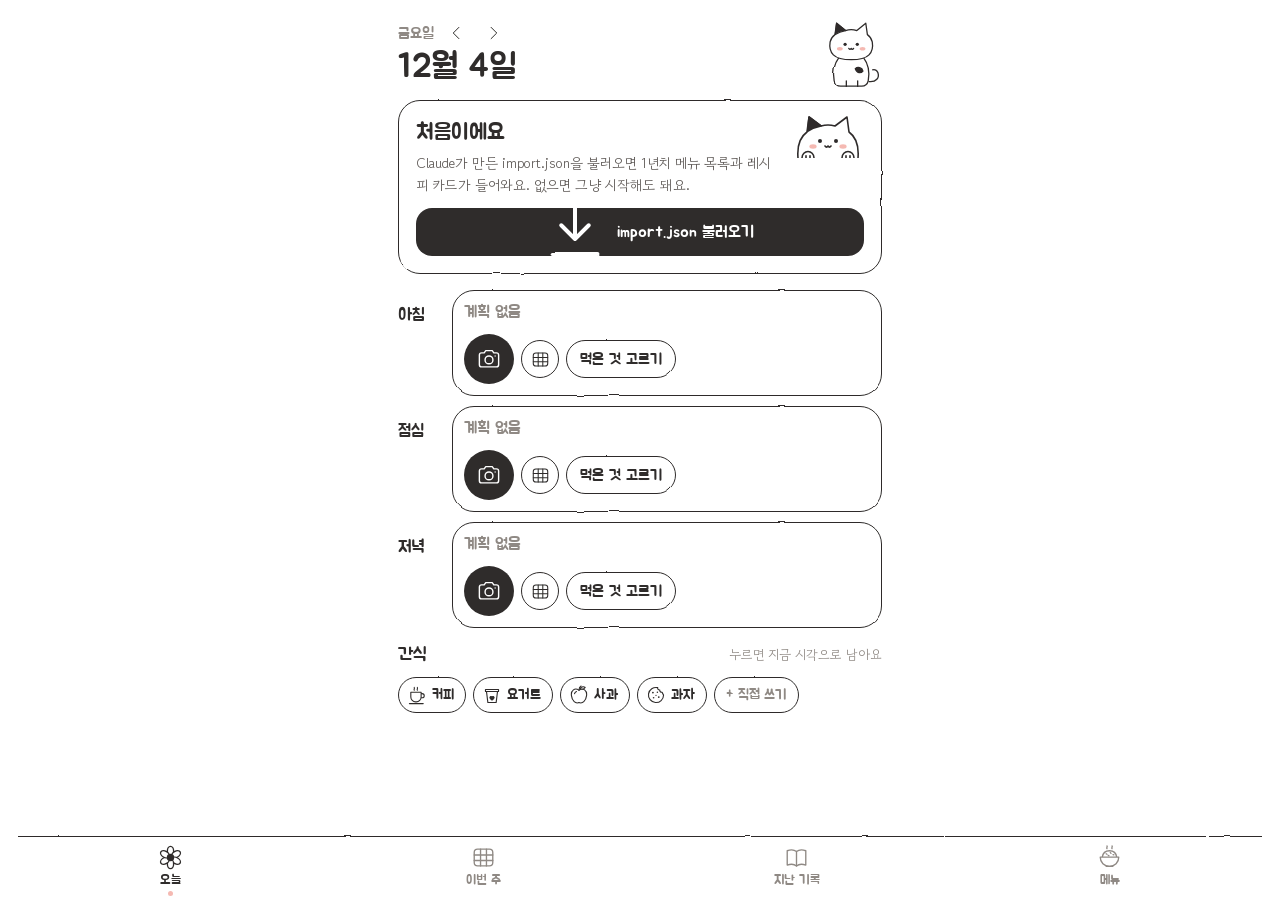
<file: index.html>
<!doctype html>
<html lang="ko">
<head>
<meta charset="utf-8">
<meta name="viewport" content="width=device-width, initial-scale=1, viewport-fit=cover">
<meta name="theme-color" content="#ffffff">
<meta name="apple-mobile-web-app-capable" content="yes">
<meta name="apple-mobile-web-app-title" content="Mealcat">
<meta name="apple-mobile-web-app-status-bar-style" content="default">
<title>Mealcat</title>
<link rel="manifest" href="manifest.webmanifest">
<link rel="apple-touch-icon" href="icon-180.png">
<link rel="icon" href="icon-180.png">
<link rel="preconnect" href="https://fonts.googleapis.com">
<link rel="preconnect" href="https://fonts.gstatic.com" crossorigin>
<link href="https://fonts.googleapis.com/css2?family=Gaegu:wght@400;700&family=Gowun+Dodum&family=Jua&display=swap" rel="stylesheet">
<link rel="stylesheet" href="style.css">
</head>
<body>
<svg width="0" height="0" style="position:absolute" aria-hidden="true">
  <defs>
    <filter id="pen" x="-5%" y="-5%" width="110%" height="110%">
      <feTurbulence type="fractalNoise" baseFrequency="0.035" numOctaves="2" seed="7" result="n"/>
      <feDisplacementMap in="SourceGraphic" in2="n" scale="2.2" xChannelSelector="R" yChannelSelector="G"/>
    </filter>
    <filter id="soft" x="-30%" y="-30%" width="160%" height="160%"><feGaussianBlur stdDeviation="3"/></filter>

    <!-- 고양이: 엿보기 -->
    <symbol id="cat-peek" viewBox="0 0 80 46">
      <path d="M10 46c-1-12 2-21 9-26L21 5l12 9c5-1.5 9-1.5 14 0l12-9 2 15c7 5 10 14 9 26" style="fill:var(--paper)"/>
      <path d="M19.6 19.4 21 5l12 9c-5 1-10 3-13.4 5.4z" style="fill:var(--ink)"/>
      <circle cx="32" cy="29" r="2" style="fill:var(--ink)" stroke="none"/><circle cx="48" cy="29" r="2" style="fill:var(--ink)" stroke="none"/>
      <path d="M37 34q1.5 2.2 3 0q1.5 2.2 3 0"/>
      <ellipse cx="25" cy="34.5" rx="3.6" ry="2.2" style="fill:var(--blush)" stroke="none"/><ellipse cx="55" cy="34.5" rx="3.6" ry="2.2" style="fill:var(--blush)" stroke="none"/>
      <path d="M14 46c0-4 3-6.5 6-6.5s6 2.5 6 6.5" style="fill:var(--paper)"/><path d="M54 46c0-4 3-6.5 6-6.5s6 2.5 6 6.5" style="fill:var(--paper)"/>
      <path d="M18 46v-2.2M22 46v-2.2M58 46v-2.2M62 46v-2.2"/>
    </symbol>
    <!-- 고양이: 앉기 -->
    <symbol id="cat-sit" viewBox="0 0 74 86">
      <path d="M58 76c9 1 13-5 11-11-1-3-4-4.5-6.5-3.5"/>
      <path d="M21 46c-6 8-8 19-6 29 1 4 4 6.5 8 6.5h26c4 0 7-2.5 8-6.5 2-10 0-21-6-29" style="fill:var(--paper)"/>
      <path d="M41 60c3-2.5 8.5-1.5 9.5 3-2.5 3-7.5 3-9.5-3z" style="fill:var(--ink)"/>
      <path d="M30 82v-7M44 82v-7"/>
      <path d="M14 43c-4-4-5-10-4-16 1-4 3-7 6-9L18 4l11 9c5-1.5 9-1.5 14 0l11-9 2 14c3 2 5 5 6 9 1 6 0 12-4 16-5 5-12 6-22 6s-17-1-22-6z" style="fill:var(--paper)"/>
      <path d="M16.4 17.8 18 4l11 9c-5 1-9 2.4-12.6 4.8z" style="fill:var(--ink)"/>
      <circle cx="28.5" cy="30" r="2" style="fill:var(--ink)" stroke="none"/><circle cx="43.5" cy="30" r="2" style="fill:var(--ink)" stroke="none"/>
      <path d="M33 35q1.5 2.2 3 0q1.5 2.2 3 0"/>
      <ellipse cx="22" cy="35.5" rx="3.6" ry="2.2" style="fill:var(--blush)" stroke="none"/><ellipse cx="50" cy="35.5" rx="3.6" ry="2.2" style="fill:var(--blush)" stroke="none"/>
    </symbol>
    <!-- 고양이: 자기 -->
    <symbol id="cat-sleep" viewBox="0 0 96 56">
      <path d="M13 52c-6-2-8-10-4-18 5-9 17-15 34-15 20 0 38 7 44 18 4 8 1 15-6 15z" style="fill:var(--paper)"/>
      <path d="M13.5 29 15 14l10 8" style="fill:var(--paper)"/>
      <path d="M29 21 36 11l4 12" style="fill:var(--ink)"/>
      <path d="M80 52c-12 1-27 0-35-3.5"/>
      <path d="M19 35q2.5 2 5 0M30.5 34q2.5 2 5 0"/>
      <path d="M26.5 39q1 1 2 0"/>
      <ellipse cx="17" cy="40" rx="3.2" ry="2" style="fill:var(--blush)" stroke="none"/><ellipse cx="38" cy="39" rx="3.2" ry="2" style="fill:var(--blush)" stroke="none"/>
      <path d="M58 9h6l-6 7h6M68 2h4l-4 5h4"/>
    </symbol>

    <!-- 꽃 -->
    <symbol id="daisy" viewBox="0 0 32 32">
      <g style="fill:var(--paper)">
        <ellipse cx="16" cy="8.4" rx="3.7" ry="5.6"/><ellipse cx="16" cy="8.4" rx="3.7" ry="5.6" transform="rotate(60 16 16)"/>
        <ellipse cx="16" cy="8.4" rx="3.7" ry="5.6" transform="rotate(120 16 16)"/><ellipse cx="16" cy="8.4" rx="3.7" ry="5.6" transform="rotate(180 16 16)"/>
        <ellipse cx="16" cy="8.4" rx="3.7" ry="5.6" transform="rotate(240 16 16)"/><ellipse cx="16" cy="8.4" rx="3.7" ry="5.6" transform="rotate(300 16 16)"/>
      </g>
      <circle cx="16" cy="16" r="3.6" style="fill:var(--ink)"/>
    </symbol>
    <symbol id="tulip" viewBox="0 0 32 42">
      <path d="M16 22v18"/>
      <path d="M16 35c-5-1-8.5-5-8.5-8.5 4 0 7.5 3 8.5 6.5" style="fill:var(--paper)"/>
      <path d="M9 9c0 8 3 13 7 13s7-5 7-13l-3.5 3L16 6.5 12.5 12z" style="fill:var(--paper)"/>
    </symbol>
    <symbol id="sprig" viewBox="0 0 32 32">
      <path d="M6 28C12 22 18 14 26 4"/>
      <path d="M11 23c-4 .4-6.5-1.6-7.5-4 3-1 6 .3 7.5 4zM14.5 18.5c-.4-4 1.6-6.5 4-7.5 1 3-.3 6-4 7.5zM18 14c-4 .4-6.5-1.6-7.5-4 3-1 6 .3 7.5 4zM21.5 9.5c-.4-4 1.6-6.5 4-7.5 1 3-.3 6-4 7.5z" style="fill:var(--paper)"/>
    </symbol>

    <!-- 음식 -->
    <symbol id="bowl" viewBox="0 0 32 32">
      <path d="M13 5.5c-1-1.2 1-2 0-3.2M19 5.5c-1-1.2 1-2 0-3.2"/>
      <path d="M7.5 15.5c.6-4.8 4-7.5 8.5-7.5s7.9 2.7 8.5 7.5" style="fill:var(--paper)"/>
      <path d="M5 15.5h22c0 6.5-4.8 11-11 11S5 22 5 15.5z" style="fill:var(--paper)"/>
      <path d="M12 26.5h8M12 11.6l1 .6M17 10.2l.8.9M20.2 12.6l1 .3M14.5 13.6l.9.4"/>
    </symbol>
    <symbol id="egg" viewBox="0 0 32 32">
      <path d="M6 15c-1-6 5-10 10-8.5C21 4 27.5 9 26 15c2 6-4 11.5-10 10.5C9.5 27 5 21.5 6 15z" style="fill:var(--paper)"/>
      <circle cx="16" cy="16" r="4.6"/><path d="M14 14.6c.6-.8 1.4-1.1 2.2-1.1"/>
    </symbol>
    <symbol id="onigiri" viewBox="0 0 32 32">
      <path d="M16 4c3.5 0 12 13.5 12 19 0 3.8-4.5 5-12 5s-12-1.2-12-5C4 17.5 12.5 4 16 4z" style="fill:var(--paper)"/>
      <path d="M11.5 20.5h9V28h-9z" style="fill:var(--ink)"/>
      <circle cx="13" cy="15" r=".9" style="fill:var(--ink)"/><circle cx="19" cy="15" r=".9" style="fill:var(--ink)"/>
      <path d="M15 17.2q1 1 2 0"/>
    </symbol>
    <symbol id="apple" viewBox="0 0 32 32">
      <path d="M16 9C10 5 4 9 5 17c1 8 6 12 11 10 5 2 10-2 11-10 1-8-5-12-11-8z" style="fill:var(--paper)"/>
      <path d="M16 9c0-3 1-5 3-6"/><path d="M17.5 6.5c2.5-3 6-2.6 7.5-1.5-2 3-5.5 3-7.5 1.5z" style="fill:var(--paper)"/>
      <path d="M9.5 14c.5-1.5 1.5-2.5 2.8-3"/>
    </symbol>
    <symbol id="yogurt" viewBox="0 0 32 32">
      <path d="M8 11h16l-2 16H10z" style="fill:var(--paper)"/><path d="M6.5 8h19v3h-19z" style="fill:var(--paper)"/>
      <path d="M16 23.5c-2-1.4-3-2.4-3-3.5a1.5 1.5 0 0 1 3-.4 1.5 1.5 0 0 1 3 .4c0 1.1-1 2.1-3 3.5z" style="fill:var(--ink)"/>
    </symbol>
    <symbol id="cookie" viewBox="0 0 32 32">
      <path d="M27 16a11 11 0 1 1-8.5-10.7c-.5 2 1 3.6 3 3.4-.3 2.2 1.4 3.6 3.4 3.2.5 1.2 1.1 2.6 2.1 4.1z" style="fill:var(--paper)"/>
      <g style="fill:var(--ink)" stroke="none"><circle cx="11.5" cy="12.5" r="1.3"/><circle cx="18" cy="12" r="1.1"/><circle cx="20" cy="19" r="1.3"/><circle cx="12.5" cy="20" r="1.2"/><circle cx="16" cy="16.5" r="1"/></g>
    </symbol>
    <symbol id="coffee" viewBox="0 0 32 32">
      <path d="M12 9c-1-1.4 1-2.4 0-4M16.5 9c-1-1.4 1-2.4 0-4"/>
      <path d="M22 14h1.5a3 3 0 0 1 0 6H22"/>
      <path d="M7 12h15v7a7 7 0 0 1-7 7h-1a7 7 0 0 1-7-7z" style="fill:var(--paper)"/><path d="M5 28.5h20"/>
    </symbol>
    <symbol id="toast" viewBox="0 0 32 32">
      <path d="M7 14c-3 0-3.5-6 1-7.5C11 5 21 5 24 6.5c4.5 1.5 4 7.5 1 7.5v12H7z" style="fill:var(--paper)"/>
      <path d="M13 17h6v4h-6z"/>
    </symbol>
    <symbol id="carrot" viewBox="0 0 32 32">
      <path d="M21 10c0-3 1-5 3-6M22 11c2-2 4-3 6-2.5M23 12c3-.5 5 0 6 1.5"/>
      <path d="M20 9 7 26c-.8.9.2 1.9 1.1 1.1L24 13z" style="fill:var(--paper)"/><path d="M12 20l2 1.5M15.5 16l2 1.5"/>
    </symbol>
    <symbol id="fish" viewBox="0 0 32 32">
      <path d="M23 16l5-5v10z" style="fill:var(--paper)"/>
      <path d="M4 16c4-6 13-7 19 0-6 7-15 6-19 0z" style="fill:var(--paper)"/>
      <circle cx="9.5" cy="15" r=".9" style="fill:var(--ink)"/><path d="M13 12.5c1 2 1 4.5 0 6.5"/>
    </symbol>
    <symbol id="pizza" viewBox="0 0 32 32">
      <path d="M5 8c7-3 15-3 22 0L16 28z" style="fill:var(--paper)"/><path d="M6.6 11.4c6-2.5 13-2.5 18.8 0"/>
      <g style="fill:var(--ink)" stroke="none"><circle cx="13" cy="15.5" r="1.6"/><circle cx="19" cy="15" r="1.6"/><circle cx="16" cy="21" r="1.4"/></g>
    </symbol>
    <symbol id="salad" viewBox="0 0 32 32">
      <path d="M7 15.5c-.5-3 2-5 4.2-4 .2-3 3.5-4.5 5.3-2.6 2-2 5.3-.6 5.2 2.4 2.3-.6 4.3 1.4 3.6 4.2" style="fill:var(--paper)"/>
      <path d="M5 15.5h22c0 6.5-4.8 11-11 11S5 22 5 15.5z" style="fill:var(--paper)"/><path d="M12 26.5h8M14 12.5l2 3M19 11.5l-1 4"/>
    </symbol>
    <symbol id="pancake" viewBox="0 0 32 32">
      <path d="M5 14v4.5c0 2.2 5 4 11 4s11-1.8 11-4V14" style="fill:var(--paper)"/>
      <ellipse cx="16" cy="14" rx="11" ry="4" style="fill:var(--paper)"/><path d="M5 16.5c0 2.2 5 4 11 4s11-1.8 11-4M7 25.5h18"/>
      <path d="M13.5 11.5h5v2.5h-5z" style="fill:var(--ink)"/>
    </symbol>

    <!-- UI 아이콘 (펜으로) -->
    <symbol id="i-cam" viewBox="0 0 32 32">
      <path d="M5 11.5C5 10.1 6.1 9 7.5 9h3l1.8-2.6h7.4L21.5 9h3c1.4 0 2.5 1.1 2.5 2.5v11c0 1.4-1.1 2.5-2.5 2.5h-17C6.1 25 5 23.9 5 22.5z"/>
      <circle cx="16" cy="17" r="4.5"/><circle cx="23" cy="12.5" r=".8" fill="currentColor" stroke="none"/>
    </symbol>
    <symbol id="i-grid" viewBox="0 0 32 32"><rect x="5" y="6" width="22" height="20" rx="4"/><path d="M5 13h22M5 19.5h22M12.5 6v20M19.5 6v20"/></symbol>
    <symbol id="i-book" viewBox="0 0 32 32"><path d="M5 8c4-1.5 8-1.5 11 1 3-2.5 7-2.5 11-1v17c-4-1.5-8-1.5-11 1-3-2.5-7-2.5-11-1z"/><path d="M16 9v17"/></symbol>
    <symbol id="i-search" viewBox="0 0 32 32"><circle cx="14" cy="14" r="7"/><path d="M19.5 19.5 26 26"/></symbol>
    <symbol id="i-share" viewBox="0 0 32 32"><path d="M16 4v15M10.5 9.5 16 4l5.5 5.5"/><path d="M10 14H7v13h18V14h-3"/></symbol>
    <symbol id="i-check" viewBox="0 0 32 32"><path d="M6 16.5l6 6L26 9"/></symbol>
    <symbol id="i-plus" viewBox="0 0 32 32"><path d="M16 7v18M7 16h18"/></symbol>
    <symbol id="i-back" viewBox="0 0 32 32"><path d="M19 7l-9 9 9 9"/></symbol>
    <symbol id="i-next" viewBox="0 0 32 32"><path d="M13 7l9 9-9 9"/></symbol>
    <symbol id="i-clock" viewBox="0 0 32 32"><circle cx="16" cy="16" r="11"/><path d="M16 9.5V16l4.5 3"/></symbol>
    <symbol id="i-x" viewBox="0 0 32 32"><path d="M8 8l16 16M24 8 8 24"/></symbol>
    <symbol id="i-swap" viewBox="0 0 32 32"><path d="M6 11h18l-4-4M26 21H8l4 4"/></symbol>
    <symbol id="i-out" viewBox="0 0 32 32"><path d="M10 4v8a3 3 0 0 0 6 0V4M13 4v24M22 28V4c-3 2-4 6-4 10h4"/></symbol>
    <!-- 나 = 고양이 얼굴, 남편 = 곰 얼굴 -->
    <symbol id="me" viewBox="0 0 32 32">
      <path d="M3.5 26c-1-6 1-10 4-12.5L8.5 4.5l6.5 5.5c.8-.1 1.7-.1 2.5 0L24 4.5l1 9c3 2.5 4.5 6.5 3.5 12.5-1.5 2.5-6 3.5-12.5 3.5S5 28.5 3.5 26z" style="fill:var(--paper)"/>
      <path d="M7.6 13.4 8.5 4.5l6.5 5.5c-2.8.6-5.3 1.9-7.4 3.4z" style="fill:var(--ink)"/>
      <circle cx="12" cy="20" r="1.3" style="fill:var(--ink)" stroke="none"/><circle cx="20" cy="20" r="1.3" style="fill:var(--ink)" stroke="none"/>
      <path d="M14.5 23q.75 1.1 1.5 0q.75 1.1 1.5 0"/>
      <circle cx="8.6" cy="23.2" r="1.9" style="fill:var(--blush)" stroke="none"/><circle cx="23.4" cy="23.2" r="1.9" style="fill:var(--blush)" stroke="none"/>
    </symbol>
    <symbol id="him" viewBox="0 0 32 32">
      <circle cx="7.5" cy="9" r="4" style="fill:var(--paper)"/><circle cx="24.5" cy="9" r="4" style="fill:var(--paper)"/>
      <circle cx="7.5" cy="9" r="1.6" style="fill:var(--ink)" stroke="none"/><circle cx="24.5" cy="9" r="1.6" style="fill:var(--ink)" stroke="none"/>
      <circle cx="16" cy="18" r="11" style="fill:var(--paper)"/>
      <circle cx="11.5" cy="16.5" r="1.3" style="fill:var(--ink)" stroke="none"/><circle cx="20.5" cy="16.5" r="1.3" style="fill:var(--ink)" stroke="none"/>
      <ellipse cx="16" cy="22" rx="4.2" ry="3.2" style="fill:var(--paper)"/>
      <ellipse cx="16" cy="20.9" rx="1.5" ry="1.05" style="fill:var(--ink)" stroke="none"/><path d="M16 22v1.6"/>
      <circle cx="8.8" cy="21.5" r="1.7" style="fill:var(--blush)" stroke="none"/><circle cx="23.2" cy="21.5" r="1.7" style="fill:var(--blush)" stroke="none"/>
    </symbol>
    <symbol id="i-chat" viewBox="0 0 32 32"><path d="M6 7h20a2 2 0 0 1 2 2v11a2 2 0 0 1-2 2H14l-6 5v-5H6a2 2 0 0 1-2-2V9a2 2 0 0 1 2-2z"/></symbol>
    <symbol id="i-down" viewBox="0 0 32 32"><path d="M16 5v15M10.5 14.5 16 20l5.5-5.5M7 26h18"/></symbol>
    <symbol id="i-pen" viewBox="0 0 32 32"><path d="M20.5 6.5l5 5L12 25H7v-5z"/><path d="M17.5 9.5l5 5"/></symbol>
    <symbol id="i-copy" viewBox="0 0 32 32"><rect x="10" y="10" width="15" height="17" rx="3"/><path d="M7 21V8a3 3 0 0 1 3-3h10"/></symbol>
  </defs>
</svg>
<!-- 시작 화면: JS보다 먼저 그려지게 HTML에 둠. 움직임은 app.js splash() -->
<div id="splash" aria-hidden="true">
  <svg class="dd s-cat" width="74" height="86" viewBox="0 0 74 86">
    <g class="s-tail"><path d="M58 76c9 1 13-5 11-11-1-3-4-4.5-6.5-3.5"/></g>
    <path d="M21 46c-6 8-8 19-6 29 1 4 4 6.5 8 6.5h26c4 0 7-2.5 8-6.5 2-10 0-21-6-29" style="fill:var(--paper)"/>
    <path d="M41 60c3-2.5 8.5-1.5 9.5 3-2.5 3-7.5 3-9.5-3z" style="fill:var(--ink)"/><path d="M30 82v-7M44 82v-7"/>
    <path d="M14 43c-4-4-5-10-4-16 1-4 3-7 6-9L18 4l11 9c5-1.5 9-1.5 14 0l11-9 2 14c3 2 5 5 6 9 1 6 0 12-4 16-5 5-12 6-22 6s-17-1-22-6z" style="fill:var(--paper)"/>
    <path d="M16.4 17.8 18 4l11 9c-5 1-9 2.4-12.6 4.8z" style="fill:var(--ink)"/>
    <circle class="s-eye" cx="28.5" cy="30" r="2" style="fill:var(--ink)" stroke="none"/><circle class="s-eye r" cx="43.5" cy="30" r="2" style="fill:var(--ink)" stroke="none"/>
    <path d="M33 35q1.5 2.2 3 0q1.5 2.2 3 0"/>
    <ellipse cx="22" cy="35.5" rx="3.6" ry="2.2" style="fill:var(--blush)" stroke="none"/><ellipse cx="50" cy="35.5" rx="3.6" ry="2.2" style="fill:var(--blush)" stroke="none"/>
  </svg>
  <div class="s-word"><span>M</span><span>e</span><span>a</span><span>l</span><span>c</span><span>a</span><span>t</span><i class="s-caret"></i></div>
  <div class="s-tag"></div>
</div>
<main id="view"></main>
<nav class="tabs" id="tabs"></nav>
<div id="sheet-root"></div>
<div id="toast-bar" role="status" aria-live="polite"></div>
<input type="file" id="in-cam" accept="image/*" capture="environment" hidden>
<input type="file" id="in-album" accept="image/*" hidden>
<input type="file" id="in-file" hidden>
<script src="zip.js"></script>
<script src="app.js"></script>
</body>
</html>
</file>
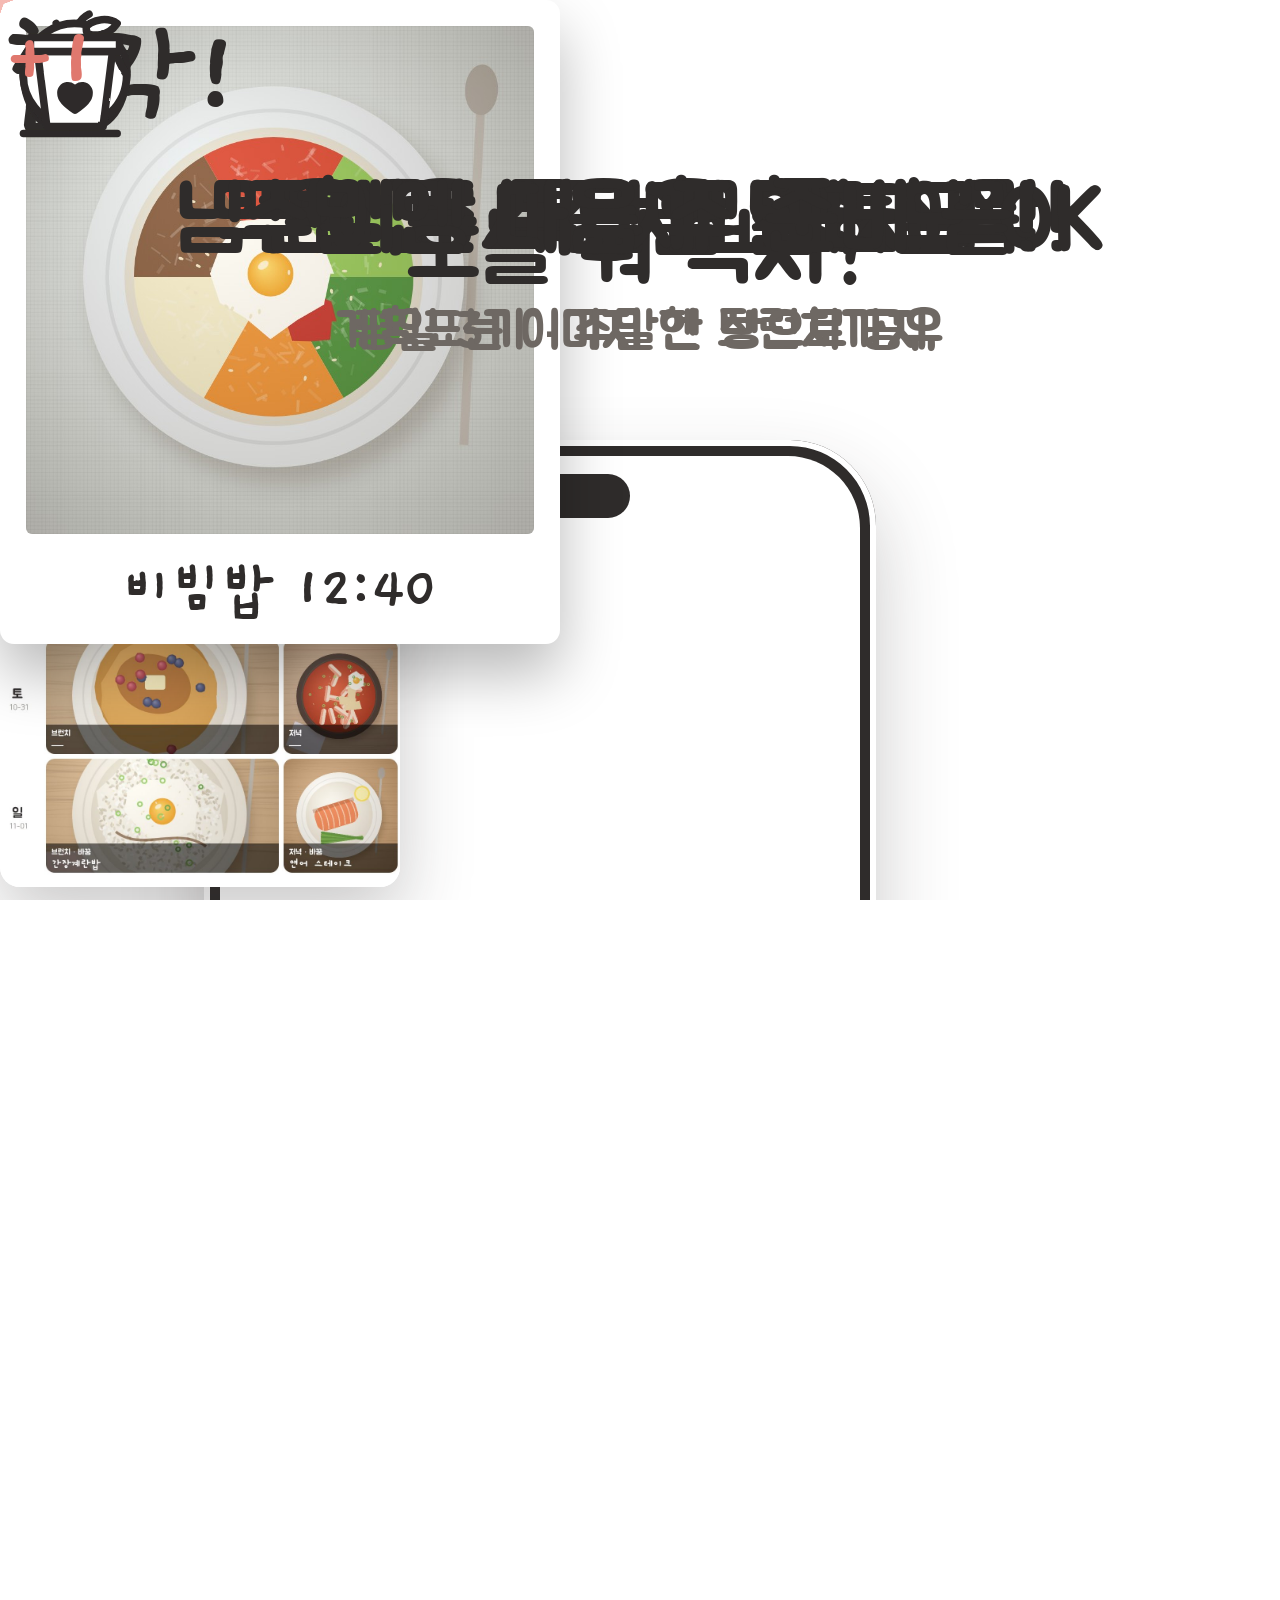
<file: promo/video.html>
<!doctype html>
<html lang="ko">
<head>
<meta charset="utf-8">
<title>Mealcat 소개 영상</title>
<!-- 40초 세로 영상(1080×1920). seek(t)가 한 프레임을 그리고, renderAudio()가 같은 타임라인(T)으로 소리를 만든다. render.js가 둘을 MP4로 묶음 -->
<link href="https://fonts.googleapis.com/css2?family=Gaegu:wght@400;700&family=Gowun+Dodum&family=Jua&display=block" rel="stylesheet">
<style>
:root{--paper:#fff;--ink:#2f2c2b;--pencil:#8f8984;--line:#e7e3df;--blush:#f5b9b2;--blush-soft:#fde3df;--butter:#fff3c4}
*{box-sizing:border-box}
html,body{margin:0;width:1080px;height:1920px;overflow:hidden;background:var(--paper);color:var(--ink);font-family:'Gowun Dodum',sans-serif}
#stage{position:absolute;inset:0;overflow:hidden}
.abs{position:absolute;left:0;top:0;will-change:transform}
.dd{fill:none;stroke:var(--ink);stroke-width:1.6;stroke-linecap:round;stroke-linejoin:round;filter:url(#pen);overflow:visible}
.scene{position:absolute;inset:0;display:none}
.bg{position:absolute;inset:0}
.paper{background:#fff url() repeat}
.cap{position:absolute;left:0;right:0;text-align:center;font:400 92px/1.15 Jua,sans-serif;letter-spacing:-1px;white-space:nowrap}
.cap span{display:inline-block;white-space:pre}
.cap .hl{position:absolute;height:34px;bottom:4px;background:var(--blush);border-radius:18px;transform-origin:left center;z-index:-1;opacity:.75}
.sub{position:absolute;left:0;right:0;text-align:center;font:400 52px Jua,sans-serif;color:#6e6863}
.phone{position:absolute;width:672px;height:1417px;left:204px;top:440px;border-radius:86px;background:var(--ink);padding:16px;box-shadow:0 40px 80px rgba(47,44,43,.25),0 0 0 6px #fff inset}
.screen{position:relative;width:640px;height:1385px;border-radius:72px;overflow:hidden;background:#fff}
.notch{position:absolute;left:50%;top:18px;width:180px;height:44px;margin-left:-90px;background:var(--ink);border-radius:30px;z-index:5}
.shot{position:absolute;left:0;top:0;transform-origin:0 0}
.shot img{display:block}
.layer{position:absolute;left:0;top:0;transform-origin:0 0;width:1170px;height:4000px;pointer-events:none}
.plate{position:absolute;border-radius:50%;overflow:hidden;border:10px solid #fff;box-shadow:0 18px 34px rgba(47,44,43,.22);background:#eee}
.plate img{width:100%;height:100%;display:block;transform:scale(1.32)}
.paw{position:absolute;width:120px;height:120px;margin:-30px 0 0 -46px;z-index:9}
.ripple{position:absolute;border:6px solid var(--blush);border-radius:50%;z-index:8}
.polaroid{position:absolute;width:560px;padding:26px 26px 0;background:#fff;box-shadow:0 30px 60px rgba(0,0,0,.28);border-radius:14px}
.polaroid img{width:508px;height:508px;display:block;border-radius:6px}
.polaroid b{display:block;font:700 62px/110px Gaegu,sans-serif;text-align:center;letter-spacing:-1.5px}
.boom{position:absolute;font:700 120px Gaegu,sans-serif;color:var(--ink);letter-spacing:-3px;-webkit-text-stroke:0}
.card{position:absolute;background:#fff;border-radius:28px;box-shadow:0 30px 70px rgba(47,44,43,.25);overflow:hidden}
.card img{display:block;width:100%}
.flash{position:absolute;inset:0;background:#fff;pointer-events:none;opacity:0;z-index:50}
.wipe{position:absolute;inset:0;z-index:40;pointer-events:none}
.q{position:absolute;z-index:5;font:700 170px Gaegu,sans-serif;color:var(--ink)}
.heart{position:absolute;font-size:90px;color:#ef8f86}
.lab{position:absolute;font:400 64px Jua,sans-serif;text-align:center;width:300px}
.spark{position:absolute;width:26px;height:26px;margin:-13px 0 0 -13px}
.z{position:absolute;font:700 70px Gaegu,sans-serif;color:var(--pencil)}
</style>
</head>
<body>
<div id="defs"></div>
<div id="stage"></div>
<script>
'use strict';
/* ───────── 타임라인: 화면과 소리가 함께 쓰는 시각(초) ───────── */
const EN = new URLSearchParams(location.search).get('lang') === 'en', tx = (ko, en) => EN ? en : ko, SD = EN ? 'shots-en/' : 'shots/';
const FPS = 60, DUR = EN ? 30 : 40, BEAT = 0.5;
// 영어판은 같은 장면을 30초로: [원래 시각, 영상 시각] 마디점 사이를 늘였다 줄임 (전환·아이콘 등장은 박자 위)
const KN = EN ? [[0, 0], [5, 4], [9, 7], [15, 11], [21, 15], [26, 18], [31, 22], [35, 26], [36, 27], [40, 30]] : [[0, 0], [40, 40]];
const interp = (x, xs, ys) => { let i = 1; while (i < xs.length - 1 && x > xs[i]) i++; return ys[i - 1] + (ys[i] - ys[i - 1]) * (x - xs[i - 1]) / (xs[i] - xs[i - 1]); };
const WARP = t => interp(t, KN.map(k => k[1]), KN.map(k => k[0])); // 영상 시각 → 원래 시각
const U = t => interp(t, KN.map(k => k[0]), KN.map(k => k[1]));    // 원래 시각 → 영상 시각 // 120 BPM, 장면 전환·탭·도장은 모두 박자 위
const CUTS = [5, 9, 15, 21, 26, 31, 35];
const T = {
  catIn: 0.1, wordAt: 1.0, wink: 2.0, tag: 1.8,
  q1: 5.5, q2: 5.75, q3: 6.0, spin0: 5.0, spin1: 8.0,
  phoneUp: 9.0, rows: [9.9, 10.2, 10.5, 10.8, 11.1, 11.4, 11.7], sub3: 11.0, peek: 12.5,
  pawIn: 15.6, camTap: 16.5, shutter: 16.6, polLand: 17.0, polFly: 17.5, photoIn: 18.0,
  pawIn2: 21.6, chipTap: 22.5,
  bump: 26.5, sendCard: 27.5, sub6: 28.0, shareFly: 30.0,
  checks: [31.8, 32.3, 32.8, 33.3], coachIn: 33.5, coachFly: 34.4,
  mosaic: 35.0, icon: 36.0, tagline: 36.5, end: 40
};
const CAPS = [
  // [시작, 끝, 글, y] — 끝까지 최소 3초 이상 화면에 머묾
  [5.15, 8.85, tx('오늘 뭐 먹지?', 'What should we eat?'), 200],
  [9.25, 14.9, tx('한 주 식단을 한눈에', 'Your week at a glance'), 170],
  [15.25, 20.9, tx('먹은 건 사진 한 장, 찰칵!', 'Ate it? Snap a photo!'), 170],
  [21.25, 25.9, tx('간식은 톡! 시간까지 쏙', 'Snacks? Just one tap'), 170],
  [26.25, 30.9, tx('남편이랑 메뉴가 달라도 OK', 'Different menus? No problem'), 170],
  [31.25, 34.95, tx('주말엔 다음 주 준비 끝!', 'Weekend prep, done!'), 170],
];
const SUBS = [[11.0, 14.9, tx('평일 3끼 · 주말엔 브런치까지', 'Breakfast · Lunch · Dinner'), 300], [27.6, 30.9, tx('계획표는 이미지 한 장으로 공유', 'Share the plan as one image'), 300]];

/* ───────── 작은 도구 ───────── */
const clamp = (x, a = 0, b = 1) => Math.min(b, Math.max(a, x));
const prog = (t, a, b) => clamp((t - a) / (b - a));
const lerp = (a, b, p) => a + (b - a) * p;
const eOut = p => 1 - Math.pow(1 - p, 3), eIn = p => p * p * p, eIO = p => p < .5 ? 4 * p * p * p : 1 - Math.pow(-2 * p + 2, 3) / 2;
const eBack = p => { const c = 1.9; return 1 + (c + 1) * Math.pow(p - 1, 3) + c * Math.pow(p - 1, 2); };
const eEl = p => p === 0 || p === 1 ? p : Math.pow(2, -9 * p) * Math.sin((p * 10 - .75) * 2 * Math.PI / 3) + 1;
const h = (tag, cls, html, parent) => { const e = document.createElement(tag); if (cls) e.className = cls; if (html != null) e.innerHTML = html; (parent || document.getElementById('stage')).append(e); return e; };
const sym = (id, vb, w, cls = '') => `<svg class="dd ${cls}" viewBox="${vb}" width="${w}" style="overflow:visible"><use href="#${id}"/></svg>`;
const VB = { 'cat-sit': '0 0 74 86', 'cat-peek': '0 0 80 46', 'cat-sleep': '0 0 96 56', tulip: '0 0 32 42' };
const art = (id, w) => sym(id, VB[id] || '0 0 32 32', w);
const tf = (el, x, y, s = 1, r = 0, o) => { el.style.transform = `translate(${x}px,${y}px) rotate(${r}deg) scale(${s})`; if (o != null) el.style.opacity = o; };
const show = (el, on) => { el.style.display = on ? 'block' : 'none'; };
const SCALE0 = 640 / 1170; // 앱 스크린샷(3배) → 폰 화면 폭

/* ───────── 소재 불러오기 ───────── */
let R, IMG = {};
async function setup() {
  // 앱의 손그림 심볼(고양이·음식·아이콘)과 시작 화면 고양이를 index.html에서 그대로 가져옴
  const doc = new DOMParser().parseFromString(await (await fetch('../index.html')).text(), 'text/html');
  document.getElementById('defs').append(doc.querySelector('body > svg'));
  const splashCat = doc.querySelector('#splash svg').outerHTML;
  R = await (await fetch(SD + 'rects.json')).json();
  const S = document.getElementById('stage');

  /* 공통 배경 낙서 (양옆 여백에서 둥실) */
  const DOODLES = ['bowl', 'egg', 'apple', 'coffee', 'cookie', 'onigiri', 'toast', 'carrot', 'fish', 'yogurt', 'pizza', 'salad', 'daisy', 'pancake', 'sprig', 'tulip'];
  const dl = h('div', 'abs', '', S); dl.style.zIndex = 1;
  const doodles = DOODLES.map((id, i) => { const e = h('div', 'abs', art(id, 112), dl); e.dataset.i = i; return e; });

  /* S1 시작: 앱 시작 화면 그대로 */
  const s1 = h('div', 'scene'); s1.style.zIndex = 2;
  const cat = h('div', 'abs', splashCat.replace('width="74" height="86"', 'width="430" height="500"'), s1);
  const word = h('div', 'cap', [...'Mealcat'].map(c => `<span>${c}</span>`).join('') + '<i style="display:inline-block;width:10px;height:150px;border-radius:5px;background:var(--ink);margin-left:8px;vertical-align:-12px"></i>', s1);
  word.style.cssText += 'font-size:190px;top:1180px';
  const tag = h('div', 'sub', tx('이번 주도 잘 먹어요', 'Eat well this week'), s1); tag.style.cssText += 'top:1430px;font-size:72px;color:var(--ink)';
  const ring = ['bowl', 'egg', 'apple', 'coffee', 'cookie', 'onigiri', 'pizza', 'fish'].map(id => h('div', 'abs', art(id, 130), s1));

  /* S2 오늘 뭐 먹지? */
  const s2 = h('div', 'scene'); s2.style.zIndex = 2;
  h('div', 'bg', '', s2).style.background = 'var(--blush-soft)';
  const FOODS = ['bibim', 'salad', 'kimchi', 'pancake', 'salmon', 'toast', 'curry', 'tteok'];
  const plates2 = FOODS.map(k => { const e = h('div', 'plate', `<img src="shots/food_${k}.jpg">`, s2); e.style.width = e.style.height = '250px'; return e; });
  const cat2 = h('div', 'abs', art('cat-sit', 380), s2);
  const qs = [0, 1, 2].map(() => h('div', 'q', '?', s2));

  /* 폰 (S3~S7 공용) */
  const phone = h('div', 'phone', '<div class="screen"><div class="shot"></div><div class="notch"></div></div>', S); phone.style.zIndex = 5;
  const screen = phone.querySelector('.screen'), shot = phone.querySelector('.shot');
  const SHOTS = ['week', 'today_before', 'today_photo', 'today_snack', 'prep'];
  const imgs = Object.fromEntries(SHOTS.map(n => { const i = h('img', '', null, shot); i.src = `${SD}${n}.png`; i.style.cssText = 'position:absolute;left:0;top:0;opacity:0'; return [n, i]; }));
  const layer = h('div', 'layer', '', shot); // 스크린샷 좌표(×3)로 얹는 것들
  const covers = R.rows.map(([x, y, w, hh]) => { const e = h('div', 'abs', '', layer); e.style.cssText = `left:0;top:${y * 3 - 6}px;width:1170px;height:${hh * 3 + 12}px;background:#fff`; return e; });
  const checks = R.steps.slice(0, 4).map(([x, y, w, hh]) => { const e = h('div', 'abs', `<svg viewBox="0 0 40 40" width="${w * 3 + 24}"><circle cx="20" cy="20" r="18" fill="#2f2c2b"/><path d="M11 20.5l6 6L29 13" fill="none" stroke="#fff" stroke-width="4" stroke-linecap="round" stroke-linejoin="round" pathLength="1" stroke-dasharray="1" stroke-dashoffset="1"/></svg>`, layer); e.style.left = (x * 3 - 12) + 'px'; e.style.top = (y * 3 - 12) + 'px'; return e; });
  const scrFlash = h('div', 'flash', '', screen);
  const paw = h('div', 'paw', `<svg viewBox="0 0 60 60" width="120" class="dd" style="filter:url(#pen)"><g style="fill:#fff"><ellipse cx="30" cy="38" rx="14" ry="12"/><ellipse cx="14" cy="22" rx="6" ry="7.5"/><ellipse cx="24" cy="13" rx="6" ry="7.5"/><ellipse cx="36" cy="13" rx="6" ry="7.5"/><ellipse cx="46" cy="22" rx="6" ry="7.5"/></g><g style="fill:var(--blush)" stroke="none"><ellipse cx="30" cy="39" rx="8" ry="6.5"/><circle cx="14" cy="23" r="3"/><circle cx="24" cy="14" r="3"/><circle cx="36" cy="14" r="3"/><circle cx="46" cy="23" r="3"/></g></svg>`, screen);
  const ripple = h('div', 'ripple', '', screen);
  const peek = h('div', 'abs', art('cat-peek', 260), S); peek.style.zIndex = 4;
  const sleepy = h('div', 'abs', art('cat-sleep', 300), S); sleepy.style.zIndex = 6;
  const zz = [0, 1].map(i => { const e = h('div', 'z', i ? 'z' : 'Z', S); e.style.zIndex = 6; return e; });

  /* S4 찰칵 */
  const pol = h('div', 'polaroid', `<img src="shots/food_bibim.jpg"><b>${tx('비빔밥', 'Bibimbap')} 12:40</b>`, S); pol.style.zIndex = 30;
  const boom = h('div', 'boom', tx('찰칵!', 'Snap!'), S); boom.style.zIndex = 31;
  const flash = h('div', 'flash', '', S);
  const sparks = Array.from({ length: 10 }, () => { const e = h('div', 'spark', `<svg viewBox="0 0 20 20" width="26"><path d="M10 0l2.6 7.4L20 10l-7.4 2.6L10 20l-2.6-7.4L0 10l7.4-2.6z" fill="#f5b9b2"/></svg>`, S); e.style.zIndex = 32; return e; });
  const pops = ['apple', 'coffee', 'cookie', 'yogurt'].map(id => { const e = h('div', 'abs', art(id, 150), S); e.style.zIndex = 33; return e; });
  const plus = h('div', 'boom', '+1', S); plus.style.cssText += 'z-index:33;font-size:96px;color:#e0786e';

  /* S6 같이·따로 */
  const s6 = h('div', 'scene'); s6.style.zIndex = 2;
  h('div', 'bg', '', s6).style.background = 'var(--blush-soft)';
  const me = h('div', 'abs', art('me', 300), s6), him = h('div', 'abs', art('him', 300), s6);
  const lme = h('div', 'lab', tx('나', 'Me'), s6), lhim = h('div', 'lab', tx('남편', 'Husband'), s6);
  const hearts = [0, 1, 2].map(() => h('div', 'heart', '♥', s6));
  const himCard = h('div', 'card', `<img src="${SD}him.png">`, s6); himCard.style.width = '760px';
  const shareIc = h('div', 'abs', art('i-share', 150), s6);

  /* S7 다음 주 준비 */
  const coach = h('div', 'card', `<img src="${EN ? SD + 'history.png' : 'shots/coach.jpg'}">`, S); coach.style.cssText += 'width:400px;z-index:20;border-radius:20px';

  /* S8 끝 */
  const s8 = h('div', 'scene'); s8.style.zIndex = 3;
  h('div', 'bg', '', s8).style.background = 'var(--blush-soft)';
  const MOS = ['bibim', 'salad', 'kimchi', 'pancake', 'salmon', 'toast', 'curry', 'tteok', 'tomegg', 'yogurt', 'eggrice', 'bibim', 'salmon', 'pancake', 'kimchi', 'salad'];
  const mos = MOS.map((k, i) => { const e = h('div', 'plate', `<img src="shots/food_${k}.jpg">`, s8); e.style.width = e.style.height = '300px'; return e; });
  const icon = h('div', 'abs', '<img src="../icon-512.png" width="520" style="display:block;border-radius:120px;box-shadow:0 30px 70px rgba(47,44,43,.25)">', s8);
  const word8 = h('div', 'cap', [...'Mealcat'].map(c => `<span>${c}</span>`).join(''), s8); word8.style.cssText += 'font-size:170px;top:1170px';
  const tag8 = h('div', 'cap', [...tx('오늘도 맛있게, 냥!', 'Eat well, meow!')].map(c => `<span>${c}</span>`).join(''), s8); tag8.style.cssText += 'font-size:96px;top:1400px';
  const flowers = ['daisy', 'tulip', 'sprig', 'daisy', 'tulip', 'sprig'].map(id => h('div', 'abs', art(id, 130), s8));

  /* 자막 */
  const caps = CAPS.map(([a, b, txt, y]) => { const e = h('div', 'cap', `<i class="hl"></i>` + [...txt].map(c => `<span>${c}</span>`).join(''), S); e.style.top = y + 'px'; e.style.zIndex = 35; return { e, a, b }; });
  const subs = SUBS.map(([a, b, txt, y]) => { const e = h('div', 'sub', txt, S); e.style.top = y + 'px'; e.style.zIndex = 35; return { e, a, b }; });
  const wipe = h('div', 'wipe', '', S);

  IMG = { dl, doodles, s1, cat, word, tag, ring, s2, plates2, cat2, qs, phone, screen, shot, imgs, layer, covers, checks, scrFlash, paw, ripple, peek, sleepy, zz, pol, boom, flash, sparks, pops, plus, s6, me, him, lme, lhim, hearts, himCard, shareIc, coach, s8, mos, icon, word8, tag8, flowers, caps, subs, wipe };
  // 한글 글꼴 조각(unicode-range)을 쓰는 글자만큼 미리 받기
  const txt = document.body.innerText + 'Mealcat오늘도맛있게냥!찰칵+1나남편';
  await Promise.all(['400 90px Jua', '700 90px Gaegu', '400 50px "Gowun Dodum"'].map(f => document.fonts.load(f, txt)));
  await document.fonts.ready;
  // 긴 자막(영어)은 화면 폭에 맞게 줄임
  for (const { e } of caps) { const sp = e.querySelectorAll('span'), w = sp[sp.length - 1].offsetLeft + sp[sp.length - 1].offsetWidth - sp[0].offsetLeft; if (w > 1000) e.style.fontSize = 92 * 1000 / w + 'px'; }
  await Promise.all([...document.images].map(i => i.decode().catch(() => {})));
}

/* ───────── 프레임 그리기 ───────── */
const scene = t => CUTS.filter(c => t >= c).length; // 0..7
// 룰렛: 접시 8개가 빠르게 돌다 멈춤. 소리(틱)도 같은 함수로 계산
const SPIN = 2 * Math.PI * 3 + 0; // 3바퀴 → 비빔밥(0번)이 맨 위에서 멈춤
const spin = t => SPIN * eOut(prog(t, T.spin0, T.spin1));

function popChars(el, t, t0, st = 0.045, dist = 50) {
  el.querySelectorAll('span').forEach((s, i) => {
    const p = prog(t, t0 + i * st, t0 + i * st + 0.4);
    s.style.transform = `translateY(${(1 - eBack(p)) * dist}px) scale(${lerp(.4, 1, eBack(p))})`; s.style.opacity = clamp(p * 3);
  });
}
function setShot(name, s, x, y) { // 스크린샷 (x,y)px가 화면 왼쪽 위에 오게
  for (const [n, i] of Object.entries(IMG.imgs)) i.style.opacity = n === name ? 1 : 0;
  IMG.shot.style.transform = `translate(${-x * s}px,${-y * s}px) scale(${s})`;
  return (X, Y) => [(X - x) * s, (Y - y) * s];
}
function crossShot(a, b, p, s, x, y) { const m = setShot(a, s, x, y); IMG.imgs[b].style.opacity = p; IMG.imgs[a].style.opacity = 1; return m; }

let thumbC = [400, 800], chipC = [400, 1150];
function seek(t) {
  t = WARP(t);
  const I = IMG, sc = scene(t);
  // 손그림 선이 살짝 꿈틀(boil) — 앱의 펜 필터 씨앗을 1/8초마다 바꿈
  document.querySelector('#pen feTurbulence').setAttribute('seed', 1 + Math.floor(t * 8) % 4);

  // 배경 낙서
  I.doodles.forEach((e, i) => {
    const side = i % 2, row = Math.floor(i / 2), x = side ? 900 + (row % 2) * 50 : 40 + (row % 2) * 40;
    const y = 430 + ((row * 190 + 60 - t * 30 + (side ? 95 : 0)) % 1520 + 1520) % 1520;
    const bob = Math.sin(t * 2 * Math.PI / 2 + i) * 14;
    tf(e, x, y + bob, 1, Math.sin(t * 1.6 + i * 2) * 12, (sc === 0 ? 0 : .85) * clamp((y - 430) / 140) * clamp((1950 - y) / 140));
  });
  I.dl.style.display = sc === 7 ? 'none' : 'block';

  // S1 — 시작 화면
  show(I.s1, sc === 0);
  if (sc === 0) {
    const p = prog(t, T.catIn, T.catIn + .55), y1 = 0;
    tf(I.cat, 325, 520 + (1 - eBack(p)) * 160, lerp(.3, 1, eBack(p)) * (1 + Math.sin(t * 6.28 * 2) * .01), 0, clamp(p * 4));
    I.cat.querySelector('.s-tail').setAttribute('transform', `rotate(${Math.sin(t * Math.PI / .52) * 13} 58 75)`);
    const wk = prog(t, T.wink, T.wink + .26), sq = 1 - .9 * Math.sin(wk * Math.PI);
    const bl = prog(t, 3.6, 3.82), sqb = 1 - .9 * Math.sin(bl * Math.PI);
    I.cat.querySelectorAll('.s-eye').forEach((e, i) => { e.style.transformBox = 'fill-box'; e.style.transformOrigin = 'center'; e.style.transform = `scaleY(${i ? sq * sqb : sqb})`; });
    I.word.querySelectorAll('span').forEach((s, i) => { const q = prog(t, T.wordAt + i * .09, T.wordAt + i * .09 + .16); s.style.opacity = q; s.style.transform = `translateY(${(1 - eOut(q)) * 14}px)`; });
    const caret = I.word.querySelector('i'); caret.style.opacity = t < T.wordAt + 7 * .09 + .1 ? (Math.floor(t / .3) % 2 ? 1 : 0) : 0;
    const tp = prog(t, T.tag, T.tag + .5); tf(I.tag, 0, (1 - eOut(tp)) * 30, 1, 0, tp);
    I.ring.forEach((e, i) => {
      const a = i / 8 * Math.PI * 2 + t * .5, q = prog(t, .55 + i * .1, .85 + i * .1);
      tf(e, 540 - 65 + Math.cos(a) * 455, 765 - 65 + Math.sin(a) * 355, eBack(q) * (1 + .06 * Math.sin(t * 6.28 + i)), Math.sin(t * 3 + i) * 15, clamp(q * 3));
    });
  }

  // S2 — 오늘 뭐 먹지?
  show(I.s2, sc === 1);
  if (sc === 1) {
    const ap = prog(t, 5, 5.5);
    tf(I.cat2, 350, 790, eBack(ap), Math.sin(t * Math.PI * 1.6) * 9);
    I.qs.forEach((q, i) => { const at = [T.q1, T.q2, T.q3][i], p = prog(t, at, at + .35); tf(q, [330, 480, 640][i], [610, 540, 600][i] + Math.sin(t * 5 + i) * 12, eBack(p), [-18, 4, 20][i], clamp(p * 3)); });
    const sp = spin(t), out = eIn(prog(t, 8.55, 9));
    I.plates2.forEach((e, i) => {
      const a = -Math.PI / 2 + i / 8 * Math.PI * 2 + sp, r = 1 + out * .9, win = i === 0 ? eBack(prog(t, 8.0, 8.35)) : 0;
      const p = prog(t, 5.05 + i * .06, 5.4 + i * .06);
      tf(e, 540 - 125 + Math.cos(a) * 400 * r, 1100 - 125 + Math.sin(a) * 560 * r, eBack(p) * (1 + win * .3), (a * 180 / Math.PI) * .2, clamp(p * 3));
      e.style.zIndex = i === 0 ? 3 : 1;
    });
  }

  // 폰 (S3~S7)
  const ph = sc >= 2 && sc <= 6 && sc !== 5; show(I.phone, ph); show(I.peek, sc === 2); show(I.sleepy, sc === 6); I.zz.forEach(z => show(z, sc === 6));
  I.paw.style.display = I.ripple.style.display = 'none'; I.layer.style.display = 'block';
  I.covers.forEach(c => c.style.display = sc === 2 ? 'block' : 'none'); I.checks.forEach(c => c.style.display = sc === 6 ? 'block' : 'none');
  if (sc === 2) { // 한 주 식단
    const p = prog(t, T.phoneUp, T.phoneUp + .7), z = eIO(prog(t, 12.9, 14.9));
    tf(I.phone, 0, (1 - eBack(p)) * 1400 + z * 30, 1, (1 - eOut(p)) * -6);
    setShot('week', SCALE0 * (1 + z * .45), z * 40, z * 230);
    I.covers.forEach((c, i) => { const q = eOut(prog(t, T.rows[i], T.rows[i] + .3)); c.style.opacity = 1 - q; c.style.transform = `translateX(${q * 60}px)`; });
    const pk = prog(t, T.peek, T.peek + .45); tf(I.peek, 204 + 20 - 105 * eBack(pk) - 130, 1050 - 75, 1, -90);
    I.peek.style.clipPath = 'inset(0 0 0 0)'; I.peek.style.zIndex = 4;
  }
  if (sc === 3) { // 찰칵
    const s = SCALE0, [cx, cy] = [R.cam[0] + 25, R.cam[1] + 25];
    const z = eIO(prog(t, 18.6, 20.9));
    const after = prog(t, T.photoIn - .1, T.photoIn + .05);
    const map = crossShot('today_before', 'today_photo', after, s * (1 + z * .3), z * 60, z * 330);
    const m0 = (X, Y) => [X * s + 220, Y * s + 456]; // 줌 전 화면 기준 → 무대 좌표
    thumbC = m0((R.thumbL[0] + 38) * 3, (R.thumbL[1] + 38) * 3);
    tf(I.phone, 0, Math.sin(prog(t, T.shutter, T.shutter + .35) * Math.PI * 4) * 10 * (1 - prog(t, T.shutter, T.shutter + .35)), 1, 0);
    // 발바닥 커서
    const pin = eOut(prog(t, T.pawIn, T.camTap - .1)), [px, py] = map(cx * 3, cy * 3), tap = Math.sin(prog(t, T.camTap - .08, T.camTap + .12) * Math.PI);
    if (t < T.camTap + .5) { I.paw.style.display = 'block'; tf(I.paw, lerp(620, px, pin), lerp(1400, py, pin), 1 - tap * .18, lerp(30, -10, pin), 1 - prog(t, T.camTap + .3, T.camTap + .5)); }
    const rp = prog(t, T.camTap, T.camTap + .45); if (rp > 0 && rp < 1) { I.ripple.style.display = 'block'; const r = 20 + rp * 110; I.ripple.style.cssText += `;left:${px - r}px;top:${py - r}px;width:${2 * r}px;height:${2 * r}px;opacity:${1 - rp}`; }
    I.scrFlash.style.opacity = 1 - prog(t, T.shutter, T.shutter + .35);
    I.scrFlash.style.opacity = t < T.shutter ? 0 : I.scrFlash.style.opacity;
  }
  I.flash.style.opacity = t >= T.shutter && t < T.shutter + .4 ? .85 * (1 - prog(t, T.shutter, T.shutter + .4)) : 0;
  // 폴라로이드: 떨어졌다가 점심 칸 사진 자리로 쏙
  show(I.pol, sc === 3 && t >= T.shutter && t < T.photoIn + .05); show(I.boom, sc === 3 && t >= T.shutter && t < T.polFly + .2);
  if (sc === 3 && t >= T.shutter) {
    const p = prog(t, T.shutter, T.polLand), f = eIO(prog(t, T.polFly, T.photoIn));
    const thumb = [thumbC[0] - 280, thumbC[1] - 322];
    tf(I.pol, lerp(260, thumb[0], f), lerp(560 - (1 - eBack(p)) * 300, thumb[1], f), lerp(lerp(1.5, 1, eBack(p)), .25, f), lerp(lerp(-14, -5, eOut(p)), 0, f));
    const bp = prog(t, T.shutter + .05, T.shutter + .4); tf(I.boom, 600, 380, eBack(bp) * (1 - prog(t, T.polFly, T.polFly + .2)), 10, clamp(bp * 3));
  }
  // 반짝이 (사진 들어올 때, 칩 누를 때, 아이콘 등장)
  const burst = [[T.photoIn, thumbC[0], thumbC[1]], [T.chipTap, chipC[0], chipC[1]], [T.icon + .05, 540, 640]].find(([a]) => t >= a && t < a + .7);
  I.sparks.forEach((e, i) => {
    if (!burst) return show(e, false); show(e, true);
    const [a, x, y] = burst, p = prog(t, a, a + .7), ang = i / 10 * 6.283 + .3, d = eOut(p) * (burst[0] === T.icon + .05 ? 420 : 220);
    tf(e, x + Math.cos(ang) * d, y + Math.sin(ang) * d, (1 - p) * (1.6 + (i % 3) * .5), p * 180, 1);
  });
  if (sc === 4) { // 간식
    const s = SCALE0 * 1.3, after = prog(t, T.chipTap + .05, T.chipTap + .2);
    const z = eIO(prog(t, 23.2, 25.9));
    const map = crossShot('today_photo', 'today_snack', after, s * (1 + z * .08), z * 20, 584 + z * 60);
    tf(I.phone, 0, 0, 1, 0);
    const [ax, ay] = map((R.chipApple[0] + 35) * 3, (R.chipApple[1] + 18) * 3); if (t < T.chipTap) chipC = [ax + 220, ay + 456];
    const pin = eOut(prog(t, T.pawIn2, T.chipTap - .1)), tap = Math.sin(prog(t, T.chipTap - .08, T.chipTap + .12) * Math.PI);
    if (t < T.chipTap + .6) { I.paw.style.display = 'block'; tf(I.paw, lerp(600, ax, pin), lerp(1400, ay, pin), 1 - tap * .18, lerp(30, -8, pin), 1 - prog(t, T.chipTap + .35, T.chipTap + .6)); }
    const rp = prog(t, T.chipTap, T.chipTap + .45); if (rp > 0 && rp < 1) { I.ripple.style.display = 'block'; const r = 20 + rp * 110; I.ripple.style.cssText += `;left:${ax - r}px;top:${ay - r}px;width:${2 * r}px;height:${2 * r}px;opacity:${1 - rp}`; }
  }
  // 간식 아이콘이 박자마다 통통
  I.pops.forEach((e, i) => {
    const on = sc === 4 && t > T.chipTap; show(e, on); if (!on) return;
    const p = prog(t, T.chipTap + i * .25, T.chipTap + i * .25 + .5), beat = Math.abs(Math.sin((t - 21) * Math.PI * 2));
    tf(e, [70, 870, 60, 880][i], [700, 760, 1250, 1320][i] - beat * 30, eBack(p) * (1 + beat * .08), Math.sin(t * 4 + i) * 14, clamp(p * 3));
  });
  { const on = sc === 4 && t > T.chipTap && t < T.chipTap + 1.2; show(I.plus, on); if (on) { const p = prog(t, T.chipTap, T.chipTap + 1.2); tf(I.plus, chipC[0] - 60, chipC[1] - 120 - eOut(p) * 220, eBack(prog(t, T.chipTap, T.chipTap + .3)), -6, 1 - prog(t, T.chipTap + .8, T.chipTap + 1.2)); } }

  // S6 — 같이·따로
  show(I.s6, sc === 5);
  if (sc === 5) {
    const a = prog(t, 26, T.bump), up = eIO(prog(t, T.sendCard - .3, T.sendCard + .3));
    const sq = Math.sin(prog(t, T.bump, T.bump + .4) * Math.PI) * (1 - prog(t, T.bump, T.bump + .4));
    const y = lerp(820, 470, up), s = lerp(1, .55, up);
    tf(I.me, lerp(-400, lerp(230, 300, up), eOut(a)) + sq * 20, y, s * (1 + sq * .15), -8 * (1 - up)); tf(I.him, lerp(1480, lerp(550, 480, up), eOut(a)) - sq * 20, y, s * (1 + sq * .15), 8 * (1 - up));
    tf(I.lme, lerp(-400, lerp(230, 300, up), eOut(a)), y + lerp(320, 220, up), s, 0, 1 - up); tf(I.lhim, lerp(1480, lerp(550, 480, up), eOut(a)), y + lerp(320, 220, up), s, 0, 1 - up);
    I.hearts.forEach((e, i) => { const p = prog(t, T.bump + .05 + i * .12, T.bump + 1.1 + i * .12); tf(e, 500 + (i - 1) * 90, 780 - eOut(p) * 300, eBack(prog(t, T.bump + i * .12, T.bump + .3 + i * .12)), (i - 1) * 15, 1 - prog(t, T.bump + .8 + i * .12, T.bump + 1.1 + i * .12)); });
    const cp = prog(t, T.sendCard, T.sendCard + .6), fly = eIn(prog(t, T.shareFly, T.shareFly + .55));
    tf(I.himCard, 160 + fly * 700, lerp(1950, 720, eBack(cp)) - fly * 1200, 1 - fly * .5, lerp(6, -2, eOut(cp)) + fly * 25);
    const sp = prog(t, T.shareFly - .6, T.shareFly - .3); tf(I.shareIc, 820, 1560 - Math.abs(Math.sin((t - 29) * Math.PI * 2)) * 30 * (1 - fly), eBack(sp) * (1 - fly), 0, clamp(sp * 3) * (1 - fly));
  }

  if (sc === 6) { // 다음 주 준비
    const z = eIO(prog(t, 31, 34.9));
    setShot('prep', SCALE0 * 1.08, 0, 100 + z * 150);
    tf(I.phone, 0, 0, 1, 0);
    I.checks.forEach((c, i) => { const p = prog(t, T.checks[i], T.checks[i] + .3); c.style.transform = `scale(${eBack(prog(t, T.checks[i] - .05, T.checks[i] + .2))})`; c.style.transformOrigin = 'center'; c.querySelector('path').setAttribute('stroke-dashoffset', 1 - eOut(p)); });
    tf(I.sleepy, 60, 1650 + Math.sin(t * 2.5) * 6, 1, -4);
    I.zz.forEach((z, i) => { const ph = ((t * .7 + i * .5) % 1); tf(z, 300 + ph * 60 + i * 30, 1640 - ph * 120, .6 + ph * .5, 0, Math.sin(ph * Math.PI)); });
  }
  { const on = sc === 6 && t > T.coachIn; show(I.coach, on); if (on) { const p = prog(t, T.coachIn, T.coachIn + .5), f = eIn(prog(t, T.coachFly, T.coachFly + .5)); tf(I.coach, lerp(1100, 620, eBack(p)) + f * 500, 780 - f * 1300, 1 - f * .3, lerp(18, 7, p) + f * 30); } }

  // S8 — 끝
  show(I.s8, sc === 7);
  if (sc === 7) {
    const blast = eIn(prog(t, T.icon - .1, T.icon + .35));
    I.mos.forEach((e, i) => {
      const col = i % 4, row = Math.floor(i / 4), at = T.mosaic + ((i * 7) % 16) * .0625;
      const x = 20 + col * 265 + (row % 2) * 40 - 20, y = 230 + row * 400 + (col % 2) * 60;
      const p = prog(t, at, at + .25), dx = x + 150 - 540, dy = y + 150 - 960;
      tf(e, x + dx * blast * 1.5, y + dy * blast * 1.5, eBack(p) * (1 - blast * .4), ((i * 37) % 30) - 15, clamp(p * 4) * (1 - blast));
    });
    const ip = prog(t, T.icon, T.icon + .9);
    tf(I.icon, 280, 520 - (1 - eEl(ip)) * 40, eEl(ip) * (1 + Math.sin(t * Math.PI * 2) * .012), (1 - eOut(ip)) * -20, clamp(ip * 5));
    popChars(I.word8, t, T.icon + .2, .06, 70);
    popChars(I.tag8, t, T.tagline, .045, 50);
    I.flowers.forEach((e, i) => { const p = prog(t, T.icon + .3 + i * .1, T.icon + .7 + i * .1); tf(e, [80, 880, 120, 860, 470, 300][i], [300, 260, 1650, 1700, 1700, 120][i] + Math.sin(t * 3 + i) * 15, eBack(p), Math.sin(t * 2 + i) * 15, clamp(p * 3)); });
  }

  // 자막 — 글자가 하나씩 톡톡, 장면 끝까지 그대로 머묾
  I.caps.forEach(({ e, a, b }) => {
    const on = t >= a - .01 && t < b; show(e, on); if (!on) return;
    popChars(e, t, a);
    const hl = e.querySelector('.hl'), sp = e.querySelectorAll('span'), f = sp[0], l = sp[sp.length - 1];
    hl.style.left = (f.offsetLeft - 10) + 'px'; hl.style.width = (l.offsetLeft + l.offsetWidth - f.offsetLeft + 20) + 'px';
    hl.style.transform = `scaleX(${eOut(prog(t, a + .35, a + .8))})`;
  });
  I.subs.forEach(({ e, a, b }) => { const on = t >= a && t < b; show(e, on); if (on) { const p = prog(t, a, a + .4); tf(e, 0, (1 - eOut(p)) * 24, 1, 0, p); } });

  // 장면 전환: 분홍 원이 덮었다가 다른 자리에서 줄어듦
  const cut = CUTS.find(c => t > c - .3 && t < c + .3);
  if (cut) {
    const k = CUTS.indexOf(cut), inP = t < cut, p = inP ? prog(t, cut - .3, cut) : 1 - prog(t, cut, cut + .3);
    const P = [[540, 960], [200, 1600], [880, 400], [540, 1700], [150, 300], [900, 1500], [540, 960]][k], Q = [[540, 1100], [880, 300], [200, 1500], [540, 300], [900, 1600], [540, 900], [540, 960]][k];
    const [x, y] = inP ? P : Q, col = ['#f5b9b2', '#2f2c2b', '#f5b9b2', '#fde3df', '#2f2c2b', '#f5b9b2', '#fff3c4'][k];
    I.wipe.style.display = 'block'; I.wipe.style.background = col; I.wipe.style.clipPath = `circle(${(inP ? eIn(p) : eOut(p)) * 2300}px at ${x}px ${y}px)`;
  } else I.wipe.style.display = 'none';
}

/* ───────── 소리 (Web Audio, 오프라인 렌더) ───────── */
const CAT = [
  // [시각, 파일, 볼륨] — 진짜 고양이 소리 (ESC-50 / Freesound 녹음)
  [0.45, 'meow_a', 1], [5.55, 'meow_q', .9], [8.02, 'mew4', 1], [12.6, 'mew5', .85], [18.02, 'mew1', 1],
  [22.62, 'mew2', .95], [26.6, 'meow_duo', .9], [33.42, 'mew3', .95], [36.05, 'meow_b', 1], [36.5 + tx(9, 10) * .045 + .05, 'mew5', 1], [38.4, 'meow_long', .85],
];
async function renderAudio() {
  const SR = 48000, ctx = new OfflineAudioContext(2, SR * DUR, SR);
  const mtof = m => 440 * Math.pow(2, (m - 69) / 12);
  const noise = ctx.createBuffer(1, SR * 2, SR); { const d = noise.getChannelData(0); for (let i = 0; i < d.length; i++) d[i] = Math.random() * 2 - 1; }
  // 버스: 음악(고양이 소리 때 살짝 줄임) / 효과음 / 고양이 → 리버브 → 컴프레서
  const comp = ctx.createDynamicsCompressor(); comp.threshold.value = -14; comp.ratio.value = 3; comp.attack.value = .005; comp.release.value = .15;
  const master = ctx.createGain(); master.gain.value = .9; master.connect(comp); comp.connect(ctx.destination);
  master.gain.setValueAtTime(.9, DUR - .6); master.gain.linearRampToValueAtTime(0, DUR - .02);
  const rev = ctx.createConvolver(); { const L = SR * 1.6, b = ctx.createBuffer(2, L, SR); for (let c = 0; c < 2; c++) { const d = b.getChannelData(c); for (let i = 0; i < L; i++) d[i] = (Math.random() * 2 - 1) * Math.pow(1 - i / L, 3.2); } rev.buffer = b; }
  const revOut = ctx.createGain(); revOut.gain.value = .32; rev.connect(revOut); revOut.connect(master);
  const music = ctx.createGain(); music.gain.value = .62; music.connect(master);
  const sfx = ctx.createGain(); sfx.gain.value = .75; sfx.connect(master);
  const cats = ctx.createGain(); cats.gain.value = 1.05; cats.connect(master);
  const send = (node, amt) => { const g = ctx.createGain(); g.gain.value = amt; node.connect(g); g.connect(rev); };
  const pan = (node, p, dest) => { const s = ctx.createStereoPanner(); s.pan.value = p; node.connect(s); s.connect(dest); return s; };
  const env = (g, t, a, peak, d, sus = 0) => { g.gain.setValueAtTime(0, t); g.gain.linearRampToValueAtTime(peak, t + a); g.gain.setTargetAtTime(sus, t + a, d / 3); };
  const osc = (type, f, t, len) => { const o = ctx.createOscillator(); o.type = type; o.frequency.setValueAtTime(f, t); o.start(t); o.stop(t + len); return o; };
  const nz = (t, len) => { const s = ctx.createBufferSource(); s.buffer = noise; s.start(t, Math.random()); s.stop(t + len); return s; };
  const filt = (type, f, q = 1) => { const b = ctx.createBiquadFilter(); b.type = type; b.frequency.value = f; b.Q.value = q; return b; };

  /* 악기 */
  const marimba = (t, m, v = .3, dest = music, p = 0) => { const g = ctx.createGain(); env(g, t, .004, v, .45); const o1 = osc('sine', mtof(m), t, .9), o2 = osc('sine', mtof(m) * 4, t, .9), g2 = ctx.createGain(); env(g2, t, .002, .35, .06); o1.connect(g); o2.connect(g2); g2.connect(g); pan(g, p, dest); send(g, .25); };
  const glock = (t, m, v = .18, dest = music, p = 0) => { const g = ctx.createGain(); env(g, t, .002, v, 1.2); [1, 2.76, 5.4].forEach((r, i) => { const o = osc('sine', mtof(m) * r, t, 1.6), gg = ctx.createGain(); gg.gain.value = [1, .35, .15][i]; o.connect(gg); gg.connect(g); }); pan(g, p, dest); send(g, .5); };
  const bass = (t, m, len = .4, v = .42) => { const g = ctx.createGain(); env(g, t, .006, v, len); const f = filt('lowpass', 520); osc('triangle', mtof(m), t, len + .3).connect(f); osc('sine', mtof(m - 12), t, len + .3).connect(f); f.connect(g); g.connect(music); };
  const strum = (t, ch, v = .09, len = .3, dir = 1) => { (dir > 0 ? ch : [...ch].reverse()).forEach((m, i) => { const g = ctx.createGain(), tt = t + i * .014; env(g, tt, .003, v, len); const f = filt('lowpass', 2400, .7); osc('sawtooth', mtof(m), tt, len + .4).connect(f); osc('triangle', mtof(m + 12), tt, len + .4).connect(f); f.connect(g); pan(g, (i - 1) * .35, music); send(g, .15); }); };
  const kick = (t, v = .75) => { const o = osc('sine', 150, t, .3), g = ctx.createGain(); o.frequency.exponentialRampToValueAtTime(42, t + .12); env(g, t, .002, v, .22); o.connect(g); g.connect(music); };
  const clap = (t, v = .28) => { const f = filt('bandpass', 1600, .8), g = ctx.createGain(); [0, .01, .022].forEach(d => { g.gain.setValueAtTime(v, t + d); g.gain.setTargetAtTime(0, t + d + .002, .006); }); g.gain.setTargetAtTime(0, t + .03, .05); nz(t, .25).connect(f); f.connect(g); pan(g, .1, music); send(g, .3); };
  const hat = (t, v = .06, p = .3) => { const f = filt('highpass', 7500), g = ctx.createGain(); env(g, t, .001, v, .04); nz(t, .08).connect(f); f.connect(g); pan(g, p, music); };
  const crash = (t, v = .25) => { const f = filt('highpass', 5000), g = ctx.createGain(); env(g, t, .002, v, 1.8); nz(t, 2).connect(f); f.connect(g); pan(g, -.2, music); send(g, .4); };
  /* 효과음 */
  const pop = (t, f0 = 500, v = .5, p = 0) => { const o = osc('sine', f0, t, .15), g = ctx.createGain(); o.frequency.exponentialRampToValueAtTime(f0 * 2.6, t + .05); env(g, t, .002, v, .08); o.connect(g); pan(g, p, sfx); };
  const tick = (t, v = .25, f = 2600) => { const o = osc('square', f, t, .02), g = ctx.createGain(), fl = filt('bandpass', f, 3); env(g, t, .0005, v, .012); o.connect(fl); fl.connect(g); pan(g, (Math.random() - .5) * .6, sfx); };
  const whoosh = (t, len = .45, v = .35, up = true) => { const f = filt('bandpass', 500, 1.4), g = ctx.createGain(); f.frequency.setValueAtTime(up ? 350 : 3000, t); f.frequency.exponentialRampToValueAtTime(up ? 3200 : 300, t + len); g.gain.setValueAtTime(0, t); g.gain.linearRampToValueAtTime(v, t + len * .6); g.gain.linearRampToValueAtTime(0, t + len); nz(t, len).connect(f); f.connect(g); g.connect(sfx); send(g, .2); };
  const shutter = t => { [0, .075].forEach((d, i) => { const f = filt('highpass', 2500), g = ctx.createGain(); env(g, t + d, .001, i ? .45 : .6, .05); nz(t + d, .12).connect(f); f.connect(g); g.connect(sfx); const o = osc('square', i ? 900 : 1300, t + d, .02), gg = ctx.createGain(); env(gg, t + d, .0005, .2, .01); o.connect(gg); gg.connect(sfx); }); };
  const sparkle = (t, base = 84, v = .12) => [0, 4, 7, 12, 16, 19].forEach((m, i) => glock(t + i * .045, base + m, v, sfx, (i % 2 ? .4 : -.4)));
  const boing = (t, f = 180, v = .45) => { const o = osc('sine', f, t, .7), l = osc('sine', 14, t, .7), lg = ctx.createGain(), g = ctx.createGain(); lg.gain.setValueAtTime(f * .35, t); lg.gain.exponentialRampToValueAtTime(1, t + .6); l.connect(lg); lg.connect(o.frequency); o.frequency.exponentialRampToValueAtTime(f * 1.9, t + .5); env(g, t, .003, v, .5); o.connect(g); g.connect(sfx); };
  const ding = (t, m, v = .3) => { glock(t, m, v, sfx); marimba(t, m - 12, v * .6, sfx); };
  const cat = async (t, name, v) => { const buf = await ctx.decodeAudioData(await (await fetch(`sfx/${name}.wav`)).arrayBuffer()); const s = ctx.createBufferSource(), g = ctx.createGain(); s.buffer = buf; g.gain.value = v; s.connect(g); g.connect(cats); send(g, .12); s.start(t); return buf.duration; };

  /* 음악: C – Am – F – G, 120 BPM (한 마디 2초) */
  const PROG = [[48, [60, 64, 67]], [45, [57, 60, 64]], [41, [57, 60, 65]], [43, [55, 59, 62]]];
  const MEL = [[76, 0, 79, 0, 81, 79, 76, 0], [72, 0, 76, 0, 74, 72, 69, 0], [69, 72, 0, 77, 76, 0, 72, 0], [74, 0, 79, 0, 71, 74, 79, 0],
    [76, 79, 81, 0, 84, 81, 79, 0], [72, 0, 76, 79, 76, 0, 72, 0], [69, 72, 77, 0, 81, 79, 77, 0], [74, 76, 79, 0, 81, 0, 83, 0]];
  const H = U(T.icon); // 끝 '쾅' 시각
  for (let bar = 0; bar * 2 < H; bar++) {
    const b0 = bar * 2, [root, ch] = PROG[bar % 4], full = bar >= 2, mel = MEL[bar % 8];
    for (let beat = 0; beat < 4; beat++) {
      const t = b0 + beat * BEAT; if (t >= H) break;
      if (full) { if (beat % 2 === 0) kick(t); else clap(t); }
      if (full || beat === 0) bass(t, beat === 2 ? root + 7 : root, .35, full ? .42 : .3);
      if (beat === 0) strum(t, ch, full ? .07 : .06, .5); else if (beat % 2) strum(t, ch, .08, .22, -1);
      if (full) { hat(t + .25, .05); if (bar % 2) hat(t, .03, -.3); }
      if (full && beat === 3) bass(t + .25, root + 12, .15, .28);
    }
    mel.forEach((m, i) => { if (m && b0 + i * .25 < H) (bar < 2 ? glock : marimba)(b0 + i * .25, m, bar < 2 ? .1 : .2, music, .15); });
    if (bar >= 10 && bar < 16) mel.forEach((m, i) => { if (m && i % 2 === 0 && b0 + i * .25 < H) glock(b0 + i * .25, m + 12, .05, music, -.3); });
  }
  // 34~35초 필인: 손뼉 16분음표로 쌓기
  for (let i = 0; i < 8; i++) clap(H - 1.5 + i * .0625, .1 + i * .025);
  // 끝: 36초 '쾅' 화음 → 38초 마지막 화음이 울리며 끝
  kick(H); crash(H, .3); bass(H, 36, 1.6, .5); strum(H, [60, 64, 67, 72], .12, 1.4);
  [[.5, 79], [1, 81], [1.25, 79], [1.5, 76], [2, 84]].forEach(([t, m]) => marimba(H + t, m, .2));
  strum(H + 2, [60, 64, 67, 74, 76], .1, 2.2); bass(H + 2, 36, 2, .4); glock(H + 2, 88, .1); glock(H + 2.75, 91, .07);
  for (let i = 0; i < 4; i++) hat(H + i * .5 + .25, .03);

  /* 화면에 맞춘 효과음 — 원래 시각으로 적고, 영어판에선 U()로 옮김 */
  const at = f => (t, ...a) => f(U(t), ...a);
  ((pop, tick, whoosh, shutter, sparkle, boing, ding, marimba) => {
  pop(T.catIn, 380, .5); sparkle(T.catIn + .1, 84, .06);
  for (let i = 0; i < 7; i++) tick(T.wordAt + i * .09, .2, 2200 + i * 120);
  sparkle(T.wink, 88, .08);
  for (let i = 0; i < 8; i++) pop(.55 + i * .1, 420 + i * 60, .22, (i % 2 ? .5 : -.5));
  [T.q1, T.q2, T.q3].forEach((t, i) => pop(t, 520 + i * 140, .45, (i - 1) * .5));
  { let last = 0; for (let t = T.spin0; t < T.spin1; t += .001) { const k = Math.floor(spin(t) / (Math.PI / 4)); if (k !== last) { tick(t, .22, 1900); last = k; } } }
  ding(8.0, 84, .25); sparkle(8.05, 88, .07);
  whoosh(8.55, .45, .25, false);
  CUTS.forEach(c => whoosh(c - .35, .5, .22));
  whoosh(T.phoneUp, .55, .3); boing(T.phoneUp + .5, 160, .2);
  T.rows.forEach((t, i) => { pop(t, 600 + i * 50, .2); marimba(t, [72, 74, 76, 79, 81, 84, 86][i], .22, sfx); });
  pop(T.peek + .1, 300, .3);
  pop(T.camTap, 700, .45); shutter(T.shutter); whoosh(T.shutter + .05, .35, .2, false);
  pop(T.polLand - .05, 260, .3); whoosh(T.polFly, .5, .3); ding(T.photoIn, 88, .3); sparkle(T.photoIn + .05, 84, .09);
  pop(T.chipTap, 820, .5); ding(T.chipTap + .05, 91, .2); [0, 1, 2, 3].forEach(i => pop(T.chipTap + i * .25, 500 + i * 80, .18, (i % 2 ? .6 : -.6)));
  whoosh(26, .5, .25); boing(T.bump, 200, .4); [0, 1, 2].forEach(i => pop(T.bump + .05 + i * .12, 900 + i * 150, .2));
  whoosh(T.sendCard, .5, .25); pop(T.shareFly - .6, 650, .3); whoosh(T.shareFly, .55, .35);
  T.checks.forEach((t, i) => { ding(t, [76, 79, 81, 84][i], .25); tick(t, .2, 3000); });
  whoosh(T.coachIn, .45, .25, false); whoosh(T.coachFly, .5, .35);
  for (let i = 0; i < 16; i++) { pop(T.mosaic + i * .0625, 400 + i * 45, .22, ((i * 7) % 3 - 1) * .5); }
  boing(T.icon, 150, .45); sparkle(T.icon + .05, 84, .12); whoosh(T.icon - .45, .45, .35);
  for (let i = 0; i < 7; i++) tick(T.icon + .2 + i * .06, .15, 2400 + i * 100);
  })(...[pop, tick, whoosh, shutter, sparkle, boing, ding, marimba].map(at));
  // 고양이 소리 + 음악 살짝 낮추기
  // 영어판은 마지막 "meow!" 한 번만
  for (const [t0, name, v] of EN ? [CAT[9]] : CAT) { const t = U(t0), d = await cat(t, name, v); music.gain.setTargetAtTime(.38, t - .03, .03); music.gain.setTargetAtTime(.62, t + d * .9, .15); }
  const buf = await ctx.startRendering();
  // WAV 16비트로
  const n = buf.length, out = new DataView(new ArrayBuffer(44 + n * 4)), w = (o, s) => [...s].forEach((c, i) => out.setUint8(o + i, c.charCodeAt(0)));
  w(0, 'RIFF'); out.setUint32(4, 36 + n * 4, true); w(8, 'WAVEfmt '); out.setUint32(16, 16, true); out.setUint16(20, 1, true); out.setUint16(22, 2, true);
  out.setUint32(24, SR, true); out.setUint32(28, SR * 4, true); out.setUint16(32, 4, true); out.setUint16(34, 16, true); w(36, 'data'); out.setUint32(40, n * 4, true);
  const L = buf.getChannelData(0), Rr = buf.getChannelData(1);
  for (let i = 0; i < n; i++) { out.setInt16(44 + i * 4, clamp(L[i], -1, 1) * 32767, true); out.setInt16(46 + i * 4, clamp(Rr[i], -1, 1) * 32767, true); }
  let s = ''; const u8 = new Uint8Array(out.buffer); for (let i = 0; i < u8.length; i += 32768) s += String.fromCharCode.apply(null, u8.subarray(i, i + 32768));
  return btoa(s);
}

window.ready = setup().then(() => { seek(0); return true; });
// 미리보기: ?t=12.3 이면 그 장면, ?play 면 실시간 재생
const qp = new URLSearchParams(location.search);
window.ready.then(() => { if (qp.has('t')) seek(+qp.get('t')); if (qp.has('play')) { const s = performance.now(); const f = () => { seek(((performance.now() - s) / 1000) % DUR); requestAnimationFrame(f); }; f(); } });
</script>
</body>
</html>
</file>
<file: style.css>
/* Mealcat — 흑백 종이 + 검은 펜. 색은 음식 사진과 고양이 볼터치뿐 (목업 2, 2026-10-18 확정) */
:root{
  --paper:#ffffff;
  --ink:#2f2c2b;
  --pencil:#8f8984;
  --line:#e7e3df;
  --wash:#f6f5f3;
  --blush:#f5b9b2;
  --blush-soft:#fde3df;
  --display:'Jua', system-ui, sans-serif;
  --body:'Gowun Dodum', system-ui, sans-serif;
  --pen:'Gaegu', 'Gowun Dodum', sans-serif;
  --pen-track:-1.8px;
  --ease-out:cubic-bezier(0.23,1,0.32,1);
  --tabs-h:64px;
  --safe-b:env(safe-area-inset-bottom, 0px);
  --safe-t:env(safe-area-inset-top, 0px);
}
*{box-sizing:border-box;-webkit-tap-highlight-color:transparent}
html,body{margin:0;background:var(--paper);color:var(--ink)}
body{font-family:var(--body);-webkit-font-smoothing:antialiased;overscroll-behavior-y:none}
body.en{--pen-track:0px}
button,input,textarea,select{font:inherit;color:inherit}
button{background:none;border:0;padding:0;cursor:pointer;touch-action:manipulation}
button:focus-visible,input:focus-visible,textarea:focus-visible{outline:2px solid var(--ink);outline-offset:3px;border-radius:12px}
[hidden]{display:none!important}

/* 펜 테두리 */
.pen{position:relative}
.pen::before{content:"";position:absolute;inset:0;border:1.7px solid var(--ink);border-radius:inherit;filter:url(#pen);pointer-events:none;z-index:2}
.pen.dash::before{border-style:dashed;border-color:var(--pencil)}
.pen.soft::before{border-color:var(--line)}
.dd{fill:none;stroke:var(--ink);stroke-width:1.6;stroke-linecap:round;stroke-linejoin:round;color:var(--ink);filter:url(#pen);overflow:visible;flex:none}
.dd.w{stroke:#fff;color:#fff}
.dd.p{stroke:var(--pencil);color:var(--pencil)}
.pn{font-family:var(--pen);font-weight:700;letter-spacing:var(--pen-track)}

/* ── 틀 ── */
#view{max-width:520px;margin:0 auto;padding:calc(var(--safe-t) + 10px) 18px calc(var(--tabs-h) + var(--safe-b) + 28px)}
.tabs{position:fixed;left:0;right:0;bottom:0;height:calc(var(--tabs-h) + var(--safe-b));padding:8px 14px var(--safe-b);display:flex;justify-content:space-around;background:var(--paper);z-index:20}
.tabs::after{content:"";position:absolute;left:18px;right:18px;top:0;border-top:1.6px solid var(--ink);filter:url(#pen)}
.tab{display:flex;flex-direction:column;align-items:center;gap:2px;width:76px;font:400 12.5px var(--display);color:var(--pencil)}
.tab .dd{width:27px;height:27px;stroke:var(--pencil)}
.tab.on{color:var(--ink)}
.tab.on .dd{stroke:var(--ink)}
.tab.on::after{content:"";width:5px;height:5px;border-radius:50%;background:var(--blush)}

.head{display:flex;justify-content:space-between;align-items:flex-end;gap:12px;margin:6px 0 14px}
.head .lab{font:400 15px var(--display);color:var(--pencil);display:flex;align-items:center;gap:6px}
.head .big{font:400 34px/1.05 var(--display);letter-spacing:-.5px;white-space:nowrap}
.head .cat{width:60px;height:auto;margin-bottom:-4px}
.nav{display:flex;align-items:center;gap:2px}
.nav button{width:34px;height:34px;display:grid;place-items:center;border-radius:50%}
.nav .dd{width:20px;height:20px}
.today-link{font:400 13px var(--display);color:var(--pencil);text-decoration:underline;text-underline-offset:3px}

.ghost{display:inline-flex;align-items:center;justify-content:center;gap:5px;height:38px;padding:0 14px;border-radius:99px;font:400 14.5px var(--display);transition:transform 160ms var(--ease-out),background-color 160ms ease}
.ghost .dd{width:20px;height:20px}
.solid{display:flex;align-items:center;justify-content:center;gap:6px;height:48px;width:100%;border-radius:16px;background:var(--ink);color:#fff;font:400 16px var(--display);transition:transform 160ms var(--ease-out)}
.solid .dd{width:22px;height:22px;stroke:#fff}
.solid:disabled{opacity:.4}
.icon-btn{width:38px;height:38px;border-radius:50%;display:grid;place-items:center;flex:none}
.icon-btn .dd{width:21px;height:21px}
.cam{width:50px;height:50px;border-radius:50%;background:var(--ink);display:grid;place-items:center;flex:none;transition:transform 160ms var(--ease-out)}
.cam .dd{width:28px;height:28px}
.cam.sm{width:38px;height:38px}
.cam.sm .dd{width:21px;height:21px}
:is(.ghost,.solid,.cam,.chip,.cand,.icon-btn,.cell,.mprow,.item,.rcard):active{transform:scale(.97)}
.tag{display:inline-block;font:400 12px var(--display);border:1.4px solid var(--ink);border-radius:99px;padding:1px 8px 0;white-space:nowrap}
.muted{color:var(--pencil)}
.small{font-size:13px}
.sec{display:flex;align-items:baseline;gap:8px;margin:20px 0 9px}
.sec b{font:400 16px var(--display)}
.sec span{font-size:12.5px;color:var(--pencil)}

/* ── 오늘 ── */
.meal{display:grid;grid-template-columns:44px 1fr;gap:10px;margin-bottom:10px}
body.en .meal{grid-template-columns:70px 1fr}
.meal-label{font:400 17px var(--display);padding-top:14px}
body.en .meal-label{font-size:14.5px}
.card{border-radius:22px;padding:12px;min-height:96px}
.rec{display:flex;gap:12px;align-items:center}
.thumb{position:relative;width:76px;height:76px;border-radius:16px;overflow:hidden;flex:none;background:var(--wash)}
.thumb img,.cell img{display:block;width:100%;height:100%;object-fit:cover}
.rec .nm{font:400 18px var(--display)}
.meta{font-size:13px;color:var(--pencil);margin-top:3px;display:flex;align-items:center;gap:4px;flex-wrap:wrap}
.meta .dd{width:15px;height:15px}
.rec .tools{margin-left:auto;display:flex;flex-direction:column;gap:6px;align-items:flex-end}
.plan .nm{font:700 23px/1.1 var(--pen);letter-spacing:var(--pen-track)}
.plan .nm.none{color:var(--pencil);font:400 16px var(--display);letter-spacing:0}
.plan .sub{font-size:13px;color:var(--pencil);margin-top:2px}
.actions{display:flex;align-items:center;gap:7px;margin-top:12px;flex-wrap:wrap}
.him-line{display:flex;align-items:center;gap:5px;margin-top:10px;padding-top:9px;border-top:1.4px dashed var(--line);font-size:13px;color:var(--pencil)}
.him-line .av{width:21px;height:21px}
.him-line b{font:700 18px var(--pen);letter-spacing:var(--pen-track);color:var(--ink)}
.him-line em{font-style:normal;font-size:12px;margin-left:auto}
.av{width:17px;height:17px}
.swap-in{animation:swapIn 220ms var(--ease-out)}
@keyframes swapIn{from{opacity:0;filter:blur(3px)}to{opacity:1;filter:none}}
#view.slide-l{animation:slideL 200ms var(--ease-out)}
#view.slide-r{animation:slideR 200ms var(--ease-out)}
@keyframes slideL{from{opacity:0;transform:translateX(28px)}}
@keyframes slideR{from{opacity:0;transform:translateX(-28px)}}

.snack-h{display:flex;justify-content:space-between;align-items:baseline;margin:16px 0 8px}
.snack-h b{font:400 18px var(--display)}
.snack-h span{font-size:13px;color:var(--pencil)}
.snack-log{display:flex;gap:6px 12px;flex-wrap:wrap;margin-bottom:10px;font-size:14px}
.snack-log button{display:flex;align-items:center;gap:5px;padding:2px 0}
.snack-log .dd{width:22px;height:22px}
.snack-log em{font-style:normal;color:var(--pencil);font-size:12.5px}
.chips{display:flex;gap:7px;overflow-x:auto;margin:0 -18px;padding:2px 18px 6px;scrollbar-width:none}
.chips::-webkit-scrollbar{display:none}
.chip{flex:none;display:flex;align-items:center;gap:4px;height:36px;padding:0 12px 0 8px;border-radius:99px;font:400 14px var(--display);transition:transform 160ms var(--ease-out),background-color 160ms ease}
.chip .dd{width:22px;height:22px}
.chip.add{color:var(--pencil);padding-left:12px}
.chip.just{background:var(--blush-soft)}
.chip.on{background:var(--ink);color:#fff}
.chip.on .dd{stroke:#fff;color:#fff}

/* ── 이번 주 ── */
.wk-btns{display:flex;gap:6px;align-items:center}
.prep-btn{position:relative;display:flex;align-items:center;gap:4px;height:38px;padding:0 13px 0 9px;border-radius:99px;font:400 14px var(--display)}
.prep-btn .dd{width:22px;height:22px}
.prep-btn .peek{position:absolute;right:10px;top:-25px;width:46px;height:auto;z-index:3;pointer-events:none}
.wk-stat{font-size:12.5px;color:var(--pencil);margin:-6px 0 12px;display:flex;align-items:center;gap:8px}
.wk-stat>span{flex:1;min-width:0}
/* 사진/이름 보기 전환 (2026-11-08) */
.vw{flex:none;display:flex;border-radius:99px;padding:2px;height:28px}
.vw button{border-radius:99px;padding:1px 10px 0;font:400 12px var(--display);color:var(--pencil)}
.vw button.on{background:var(--ink);color:#fff}
.cell .top{display:flex;align-items:center;gap:4px;margin-bottom:2px}
.cell .top .slot,.cell .top .prep{margin:0}
.cell .chg{align-self:flex-start;font:400 10px var(--display);color:var(--ink);background:var(--wash);border-radius:99px;padding:2px 6px 1px;margin-bottom:2px;white-space:nowrap}
.cell .top .chg{margin:0}
.wk-cols,.wk-row{display:grid;grid-template-columns:38px repeat(3,minmax(0,1fr));gap:6px}
.wk-cols{font:400 12.5px var(--display);color:var(--pencil);text-align:center;margin-bottom:5px}
.wk-row{min-height:76px;margin-bottom:6px}
.wk-day{display:flex;flex-direction:column;align-items:center;justify-content:center;line-height:1}
.wk-day b{font:400 17px var(--display);width:30px;height:30px;display:grid;place-items:center;border-radius:50%}
body.en .wk-day b{font-size:13px}
.wk-day small{font-size:11px;color:var(--pencil);margin-top:2px;white-space:nowrap}
.wk-day .sn{display:flex;align-items:center;gap:1px;font-size:10px;margin-top:1px}
.wk-day .sn .dd{width:12px;height:12px;stroke:var(--pencil);stroke-width:2}
.wk-row.today .wk-day b{background:var(--blush)}
.cell{position:relative;border-radius:14px;min-width:0;min-height:76px;text-align:left;display:flex;flex-direction:column;justify-content:center;padding:4px 7px 4px 8px;transition:transform 160ms var(--ease-out)}
.cell.span{grid-column:span 2}
.cell.photo{padding:0;overflow:hidden}
.cell.photo img{position:absolute;inset:0;border-radius:14px}
.cell .nm{font:700 17px/1.02 var(--pen);letter-spacing:var(--pen-track);overflow-wrap:anywhere;text-wrap:balance}
body.en .cell .nm{font-size:15.5px}
.cell .slot,.cell .prep{font:400 10.5px var(--display);color:var(--pencil);margin-bottom:2px;white-space:nowrap}
.cell .note{font-size:10.5px;color:var(--pencil);margin-top:2px;white-space:nowrap}
.cell.miss .nm{color:var(--pencil)}
.cell.empty .nm{color:var(--line);font:400 18px var(--display)}
.cell .ok{position:absolute;right:4px;top:4px;width:15px;height:15px}
.cell.split{padding:0 6px 0 5px}
.cell.split:has(.ok) .half:first-child{padding-right:14px}
.half{flex:1;display:flex;align-items:center;gap:3px;min-height:0;min-width:0}
.half + .half{border-top:1.4px dashed var(--line)}
.half .nm{font:700 15px/1 var(--pen);letter-spacing:var(--pen-track);white-space:nowrap;overflow:hidden;text-overflow:ellipsis}
.badge{position:absolute;left:5px;top:5px;z-index:3;font:400 11px var(--display);background:#fff;border-radius:99px;padding:2px 7px 1px;border:1.3px solid var(--ink)}
.badge.out{background:var(--ink);color:#fff}
.mp{display:flex;align-items:center;gap:10px;border-radius:16px;padding:10px 12px;margin-top:10px;font-size:13px;flex-wrap:wrap}
.mp b{font:400 14px var(--display)}
.mp span{color:#5d5855}
.empty-week{border-radius:18px;padding:16px;margin:10px 0;display:flex;gap:12px;align-items:center}
.empty-week p{margin:0;font-size:14px;line-height:1.5}
.empty-week .dd{width:70px;height:auto}

/* ── 시트 ── */
.dim{position:fixed;inset:0;background:rgba(47,44,43,.38);z-index:40;opacity:0;transition:opacity 220ms ease}
.dim.in{opacity:1}
.sheet{position:fixed;left:0;right:0;bottom:0;max-height:92vh;max-height:92dvh;overflow-y:auto;background:var(--paper);border-radius:28px 28px 0 0;z-index:41;padding:10px 20px calc(24px + var(--safe-b));transform:translateY(100%);transition:transform 320ms cubic-bezier(0.32,0.72,0,1);overscroll-behavior:contain}
.sheet.in{transform:none}
.sheet > .in-w{max-width:520px;margin:0 auto}
.grab{width:40px;height:5px;border-radius:3px;background:var(--line);margin:0 auto 14px}
.sh-top{display:flex;justify-content:space-between;align-items:flex-start;gap:10px}
.sh-top b{font:400 24px/1.15 var(--display)}
.sh-top p{margin:3px 0 0;font-size:13.5px;color:var(--pencil)}
.sh-top p em{font:700 16px var(--pen);letter-spacing:var(--pen-track);font-style:normal;color:var(--ink)}
.x{width:36px;height:36px;border-radius:50%;display:grid;place-items:center;flex:none}
.x .dd{width:20px;height:20px}
.seg{display:grid;grid-template-columns:1fr 1fr;border-radius:14px;height:42px;margin-top:14px;padding:3px}
.seg button{display:grid;place-items:center;border-radius:11px;font:400 14.5px var(--display);color:var(--pencil)}
.seg button.on{background:var(--ink);color:#fff}
.who{display:grid;grid-template-columns:1fr 1fr;gap:7px;margin-top:8px}
.who button{display:flex;align-items:center;gap:7px;height:52px;padding:0 10px;border-radius:14px;text-align:left;min-width:0}
.who .av{width:28px;height:28px}
.who b{display:block;font:400 14px var(--display)}
.who small{display:block;font:700 15px/1.05 var(--pen);letter-spacing:var(--pen-track);color:var(--pencil);white-space:nowrap;overflow:hidden;text-overflow:ellipsis}
.who button.on{background:var(--blush-soft)}
.cands{display:grid;grid-template-columns:1fr 1fr;gap:7px}
.cand{display:flex;align-items:center;gap:6px;min-height:44px;padding:4px 10px 4px 10px;border-radius:14px;font:700 17px/1.05 var(--pen);letter-spacing:var(--pen-track);text-align:left;transition:transform 160ms var(--ease-out),background-color 160ms ease}
.cand.on{background:var(--ink);color:#fff}
.cand .rcp{margin-left:auto;font:400 10.5px var(--display);border:1.2px solid currentColor;border-radius:99px;padding:1px 6px 0;letter-spacing:0;white-space:nowrap}
.cand .n{margin-left:auto;font:400 11px var(--body);color:var(--pencil);letter-spacing:0}
.mprow{display:flex;align-items:center;gap:10px;min-height:50px;padding:6px 12px;border-radius:14px;margin-bottom:7px;width:100%;text-align:left}
.mprow .nm{font:700 18px var(--pen);letter-spacing:var(--pen-track)}
.mprow .left{margin-left:auto;font-size:13px;color:var(--pencil);white-space:nowrap}
.mprow.zero{color:var(--pencil)}
.mprow.zero .tag{border-color:var(--pencil)}
.two{display:grid;grid-template-columns:1fr 1fr;gap:7px}
.two .ghost{height:44px;border-radius:14px}
.big-photo{display:block;width:100%;height:auto;aspect-ratio:4/3;margin-top:12px}
.ghost.wide{display:flex;width:100%;height:44px;border-radius:14px;margin-top:7px;color:var(--pencil)}
.field{display:flex;align-items:center;gap:8px;min-height:46px;border-radius:14px;padding:0 12px;margin-top:7px}
.field .dd{width:22px;height:22px;stroke:var(--pencil)}
.field input,.field select{flex:1;min-width:0;border:0;background:none;outline:none;font-size:16px;padding:10px 0}
.field.ta{align-items:stretch;padding:0}
textarea{width:100%;min-height:150px;border:0;background:none;outline:none;resize:vertical;padding:12px 14px;font:400 16px/26px var(--pen);letter-spacing:var(--pen-track)}
textarea.mono{font:13.5px/1.5 var(--body);letter-spacing:0}
.base-row{display:flex;gap:7px;flex-wrap:wrap}
.pick-actual{display:flex;align-items:center;gap:8px;margin-top:12px;font-size:13px;color:var(--pencil)}

/* ── 다음 주 준비 ── */
.back{display:flex;align-items:center;gap:2px;font:400 15px var(--display);color:var(--pencil);margin:4px 0 6px}
.back .dd{width:18px;height:18px;stroke:var(--pencil)}
.step{display:grid;grid-template-columns:30px 1fr;gap:10px;margin-bottom:16px}
.num{width:28px;height:28px;border-radius:50%;display:grid;place-items:center;font:400 15px var(--display)}
.num.done{background:var(--ink);color:#fff}
.num.done::before{display:none}
.num .dd{width:16px;height:16px}
.step h3{margin:3px 0 6px;font:400 17px var(--display)}
.step .meta{display:block}
.note{position:relative;border-radius:16px}
.note textarea{min-height:140px;background:repeating-linear-gradient(to bottom,transparent 0 25px,var(--line) 25px 26px);background-position:0 11px;background-attachment:local}
.note .tulip{position:absolute;right:-6px;bottom:-12px;width:32px;z-index:3;pointer-events:none}
.found{font-size:12.5px;color:var(--pencil);margin-top:8px;line-height:1.6}
.found mark{background:linear-gradient(transparent 58%,var(--blush) 58% 92%,transparent 92%);color:var(--ink);font:700 15px var(--pen);letter-spacing:var(--pen-track);padding:0 1px}
.mpline{display:flex;align-items:center;gap:8px;font:700 18px var(--pen);letter-spacing:var(--pen-track);padding:3px 0}
.mpline em{font:400 12.5px var(--body);font-style:normal;color:var(--pencil);letter-spacing:0}
.mpline .x{width:30px;height:30px;margin-left:auto}
.mp-add{display:grid;grid-template-columns:auto 1fr 64px auto;gap:6px;align-items:center;margin-top:6px}
.mp-add select,.mp-add input{height:40px;border-radius:12px;border:1.5px solid var(--line);background:#fff;padding:0 8px;font-size:15px;min-width:0}
.carry{font-size:13px;color:var(--pencil);margin-top:6px;display:flex;align-items:center;gap:8px;flex-wrap:wrap}
.foot{display:flex;align-items:center;justify-content:space-between;margin-top:8px;gap:10px}
.foot p{font-size:12.5px;color:var(--pencil);margin:0}
.foot u{color:var(--ink);text-underline-offset:3px;cursor:pointer}
.foot .cat{width:84px;height:auto}

/* ── 지난 기록 ── */
.hist{border-radius:18px;padding:12px;margin-bottom:10px;width:100%;text-align:left;display:block}
.hist b{font:400 18px var(--display)}
.hist .meta{margin:2px 0 8px}
/* 달 머리줄: 스크롤하는 동안 위에 붙음. ::before가 상태 표시줄 자리를 종이색으로 덮음 */
.hist-mon{position:sticky;top:var(--safe-t);z-index:5;background:var(--paper);font:400 15px var(--display);color:var(--pencil);padding:8px 2px 6px;margin:0 -2px}
.hist-mon::before{content:"";position:absolute;left:0;right:0;bottom:100%;height:var(--safe-t);background:var(--paper)}
/* 한 주 = 작은 달력 (요일 = 열, 끼니 = 행; 2끼 날은 브런치가 두 줄) */
.mini{display:grid;grid-template-columns:repeat(7,minmax(0,1fr));grid-template-rows:auto repeat(3,minmax(38px,auto));gap:3px}
.mh{grid-row:1;text-align:center;font:400 12.5px/1 var(--display);padding-bottom:3px}
.mh b{font-weight:400}
.mh small{display:block;font:400 10px var(--body);color:var(--pencil);margin-top:2px}
.mh.today b{background:var(--blush);border-radius:99px;padding:0 5px}
.mc{display:block;border-radius:8px;overflow:hidden;background:var(--wash);min-width:0;aspect-ratio:1}
.mc.span{aspect-ratio:auto}
.mc img{width:100%;height:100%;object-fit:cover;display:block}
.mc.t{padding:3px 3px 2px;font:700 12px/1 var(--pen);letter-spacing:var(--pen-track);overflow-wrap:anywhere;display:-webkit-box;-webkit-line-clamp:3;-webkit-box-orient:vertical}
.mc.span.t{-webkit-line-clamp:6}
.mc.miss,.mc.none{background:none;color:var(--pencil);border:1.2px dashed var(--line)}
.mc.out{background:none;border:1.2px dashed var(--pencil);color:var(--pencil);display:flex;align-items:center;justify-content:center;font:400 10.5px var(--display)}

/* ── 메뉴·레시피 ── */
.seg.top{margin:0 0 12px}
.filters{display:flex;gap:6px;overflow-x:auto;margin:10px -18px 4px;padding:2px 18px 4px;scrollbar-width:none}
.filters .chip{height:32px;padding:0 12px;font-size:13px}
.rlist{display:grid;gap:8px;margin-top:8px}
.rcard{display:flex;gap:10px;align-items:center;border-radius:16px;padding:10px 12px;text-align:left;width:100%}
.rcard .ic{width:34px;height:34px;flex:none}
.rcard b{display:block;font:700 18px/1.1 var(--pen);letter-spacing:var(--pen-track)}
.rcard small{display:block;font-size:12px;color:var(--pencil);margin-top:2px}
.rcard .st{margin-left:auto;flex:none}
.item{display:flex;align-items:center;gap:8px;min-height:44px;padding:4px 4px 4px 12px;border-radius:14px;margin-bottom:6px;width:100%}
.item .nm{font:700 17px var(--pen);letter-spacing:var(--pen-track)}
.item button.nm{display:inline-flex;align-items:center;gap:5px;min-height:40px;text-align:left}
.item button.nm .dd,.ren .dd{width:15px;height:15px}
.ren{display:inline-flex;align-items:center;justify-content:center;width:32px;height:32px;margin:-8px 0;vertical-align:middle}
.item .n{margin-left:auto;font-size:12px;color:var(--pencil)}
.rdet h4{font:400 15px var(--display);margin:16px 0 6px}
.rdet ul,.rdet ol{margin:0;padding-left:20px;line-height:1.65;font-size:15px}
.rdet .src{font-size:12.5px;color:var(--pencil);margin-top:14px;line-height:1.6;word-break:break-all}
.rdet .miss{margin-top:10px;font-size:13px;background:var(--blush-soft);border-radius:12px;padding:8px 10px}
.cats{display:flex;gap:5px;flex-wrap:wrap;margin-top:8px}
.welcome{border-radius:22px;padding:18px;margin:10px 0 16px}
.welcome h2{font:400 22px var(--display);margin:0 0 6px}
.welcome p{margin:0 0 12px;font-size:14px;line-height:1.6;color:#5d5855}
.welcome .dd{width:80px;height:auto;float:right;margin:-6px -4px 0 8px}

/* ── 냉장고 ── */
.seg.three{grid-template-columns:repeat(3,1fr)}
.fr-sum{font-size:12.5px;color:var(--pencil);margin:-2px 0 10px;line-height:1.5}
.fr-link{display:flex;align-items:center;gap:6px;width:100%;margin-top:9px;padding:9px 12px;border-radius:14px;font:400 14px var(--display);text-align:left}
.fr-link .dd{width:22px;height:22px}
.fr-link em{margin-left:auto;font-style:normal;color:var(--pencil);font-size:13px}
.fr{display:flex;align-items:center;gap:8px;min-height:42px;border-bottom:1.3px dashed var(--line)}
.fr > .dd{width:24px;height:24px}
.fr .nm{font:700 18px/1 var(--pen);letter-spacing:var(--pen-track);text-align:left;min-height:40px;min-width:0;overflow-wrap:anywhere}
.fr .q{font-size:12px;color:var(--pencil);white-space:nowrap}
.fr .d{margin-left:auto;font-size:12.5px;color:var(--pencil);white-space:nowrap}
.fr .d.hot{color:var(--ink);background:linear-gradient(transparent 55%,var(--blush) 55% 92%,transparent 92%);font:400 13px var(--display)}
.fr .ck{width:30px;height:30px;border-radius:50%;display:grid;place-items:center;flex:none;transition:transform 160ms var(--ease-out),background-color 160ms ease}
.fr .ck:active{transform:scale(.9)}
.fr .ck .dd{width:15px;height:15px;stroke:var(--line)}
.fr.used .nm{text-decoration:line-through;color:var(--pencil)}
.fr.used .ck{background:var(--ink)}
.fr.used .ck .dd{stroke:#fff}
.gone-box{border-radius:16px;padding:8px 12px 10px;margin-top:14px}
.gone-row{display:flex;align-items:center;gap:8px;min-height:38px;color:var(--pencil)}
.gone-row .nm{font:700 17px var(--pen);letter-spacing:var(--pen-track)}
.gone-row .ghost{height:30px;padding:0 10px;font-size:12.5px;margin-left:auto}
.parse{font-size:12.5px;color:var(--pencil);margin-top:8px;line-height:1.6}
.parse mark{background:linear-gradient(transparent 58%,var(--blush) 58% 92%,transparent 92%);color:var(--ink);font:700 14.5px var(--pen);letter-spacing:var(--pen-track);padding:0 1px}
.use-first{display:flex;flex-wrap:wrap;gap:6px;margin-top:6px}
.use-first span{display:inline-flex;align-items:center;gap:3px;height:32px;padding:0 10px 0 6px;border-radius:99px;font:700 16px var(--pen);letter-spacing:var(--pen-track)}
.use-first span .dd{width:20px;height:20px}
.use-first small{font:400 11.5px var(--display);color:var(--pencil);letter-spacing:0;margin-left:2px}
.rcard .fm{display:block;font-size:12px;color:var(--ink);margin-top:3px}
.rcard .fm u{text-decoration:none;background:linear-gradient(transparent 58%,var(--blush) 58% 92%,transparent 92%)}
.big-q{display:flex;gap:7px;margin-top:12px}
.big-q .field{flex:1;margin:0;min-width:0}
.big-q .field.q{flex:0 0 96px}
.big-q .field input{width:100%}
.shelf{display:grid;grid-template-columns:repeat(4,1fr);gap:6px;margin-top:8px}
.shelf button{height:38px;border-radius:12px;font:400 13.5px var(--display)}
.shelf button.on{background:var(--ink);color:#fff}
.shelf button.on::before{display:none}

/* ── 설정 ── */
.set-row{display:flex;align-items:center;justify-content:space-between;gap:10px;padding:12px 0;border-bottom:1.4px dashed var(--line)}
.set-row b{font:400 15px var(--display)}
.set-row small{display:block;font-size:12.5px;color:var(--pencil);margin-top:2px}
.lang{display:flex;border-radius:99px;padding:3px}
.lang button{height:32px;padding:0 13px;border-radius:99px;font:400 13.5px var(--display);color:var(--pencil)}
.lang button.on{background:var(--ink);color:#fff}
.names{display:flex;gap:6px}
.names input{width:84px;height:36px;border-radius:10px;border:1.5px solid var(--line);padding:0 8px;font-size:15px}

/* ── 토스트 ── */
#toast-bar{position:fixed;left:50%;bottom:calc(var(--tabs-h) + var(--safe-b) + 14px);transform:translate(-50%,12px);background:var(--ink);color:#fff;font:400 14px var(--display);padding:10px 16px;border-radius:99px;opacity:0;pointer-events:none;transition:opacity 200ms ease,transform 200ms var(--ease-out);z-index:60;max-width:calc(100vw - 32px);text-align:center}
#toast-bar.in{opacity:1;transform:translate(-50%,0)}

@media (prefers-reduced-motion:reduce){
  .sheet{transition:none}
  .swap-in,#view.slide-l,#view.slide-r{animation:none}
  :is(.ghost,.solid,.cam,.chip,.cand,.icon-btn,.cell,.mprow,.item,.rcard){transition:none}
}

/* ── 칸 메모 · 2끼 날 (2026-10-24) ── */
.cell .memo{font:400 10.5px/1.2 var(--body);color:var(--pencil);margin-top:3px;display:-webkit-box;-webkit-line-clamp:2;-webkit-box-orient:vertical;overflow:hidden;overflow-wrap:anywhere}
.cell.split .memo{margin:0 0 4px 2px;-webkit-line-clamp:1}
.cell.empty .memo{margin-top:0}
button.wk-day{border-radius:14px;transition:transform 160ms var(--ease-out)}
button.wk-day:active{transform:scale(.94)}
.wk-day .two{font:400 10px var(--display);color:var(--ink);background:var(--wash);border-radius:99px;padding:2px 5px 1px;margin-top:3px}
.wk-hint{font-size:11.5px;color:var(--pencil);text-align:center;margin-top:2px}
.memo-f{min-height:40px}
.memo-f input{font-size:16px;padding:8px 0}
.wk-del{display:flex;justify-content:center;margin-top:18px}
.wk-del .ghost{color:var(--pencil)}

/* ── 시작 화면 (앱을 새로 켤 때 한 번, 목업 .grill/meal-planner-splash-mockup.html A안, 2026-10-25) ── */
#splash{animation:s-safety 0s 3s forwards;position:fixed;inset:0;z-index:70;background:var(--paper);display:flex;flex-direction:column;align-items:center;justify-content:center;cursor:pointer;transition:opacity 260ms ease,transform 260ms var(--ease-out)}
#splash.out{opacity:0;transform:scale(1.03);pointer-events:none}
#splash .s-cat{margin-bottom:14px;opacity:0;transform:translateY(8px) scale(.96);transition:opacity 200ms ease,transform 320ms var(--ease-out)}
#splash .s-cat.in{opacity:1;transform:none}
#splash .s-tail{transform-box:view-box;transform-origin:58px 75px;animation:s-wag 520ms ease-in-out infinite alternate}
@keyframes s-wag{from{transform:rotate(-12deg)}to{transform:rotate(14deg)}}
#splash .s-eye{transform-box:fill-box;transform-origin:center}
#splash .s-cat.wink .s-eye.r{animation:s-wink 260ms ease}
@keyframes s-wink{50%{transform:scaleY(.1)}}
#splash .s-word{font:400 52px var(--display);letter-spacing:-.5px;display:flex;align-items:center;height:64px}
#splash .s-word span{display:inline-block;opacity:0;transform:translateY(5px)}
#splash .s-word span.in{opacity:1;transform:none;transition:opacity 90ms ease,transform 160ms var(--ease-out)}
#splash .s-caret{width:3px;height:44px;border-radius:2px;background:var(--ink);margin-left:3px;animation:s-blink 600ms steps(1) infinite}
#splash .s-caret.off{opacity:0;animation:none;transition:opacity 120ms}
@keyframes s-blink{50%{opacity:0}}
#splash .s-tag{font-size:14px;color:var(--pencil);margin-top:8px;opacity:0;transition:opacity 200ms ease}
#splash .s-tag.in{opacity:1}
@media (prefers-reduced-motion:reduce){#splash{display:none}}
@keyframes s-safety{to{visibility:hidden;pointer-events:none}} /* JS가 멈춰도 3초 뒤엔 앱이 보이게 */
</file>
